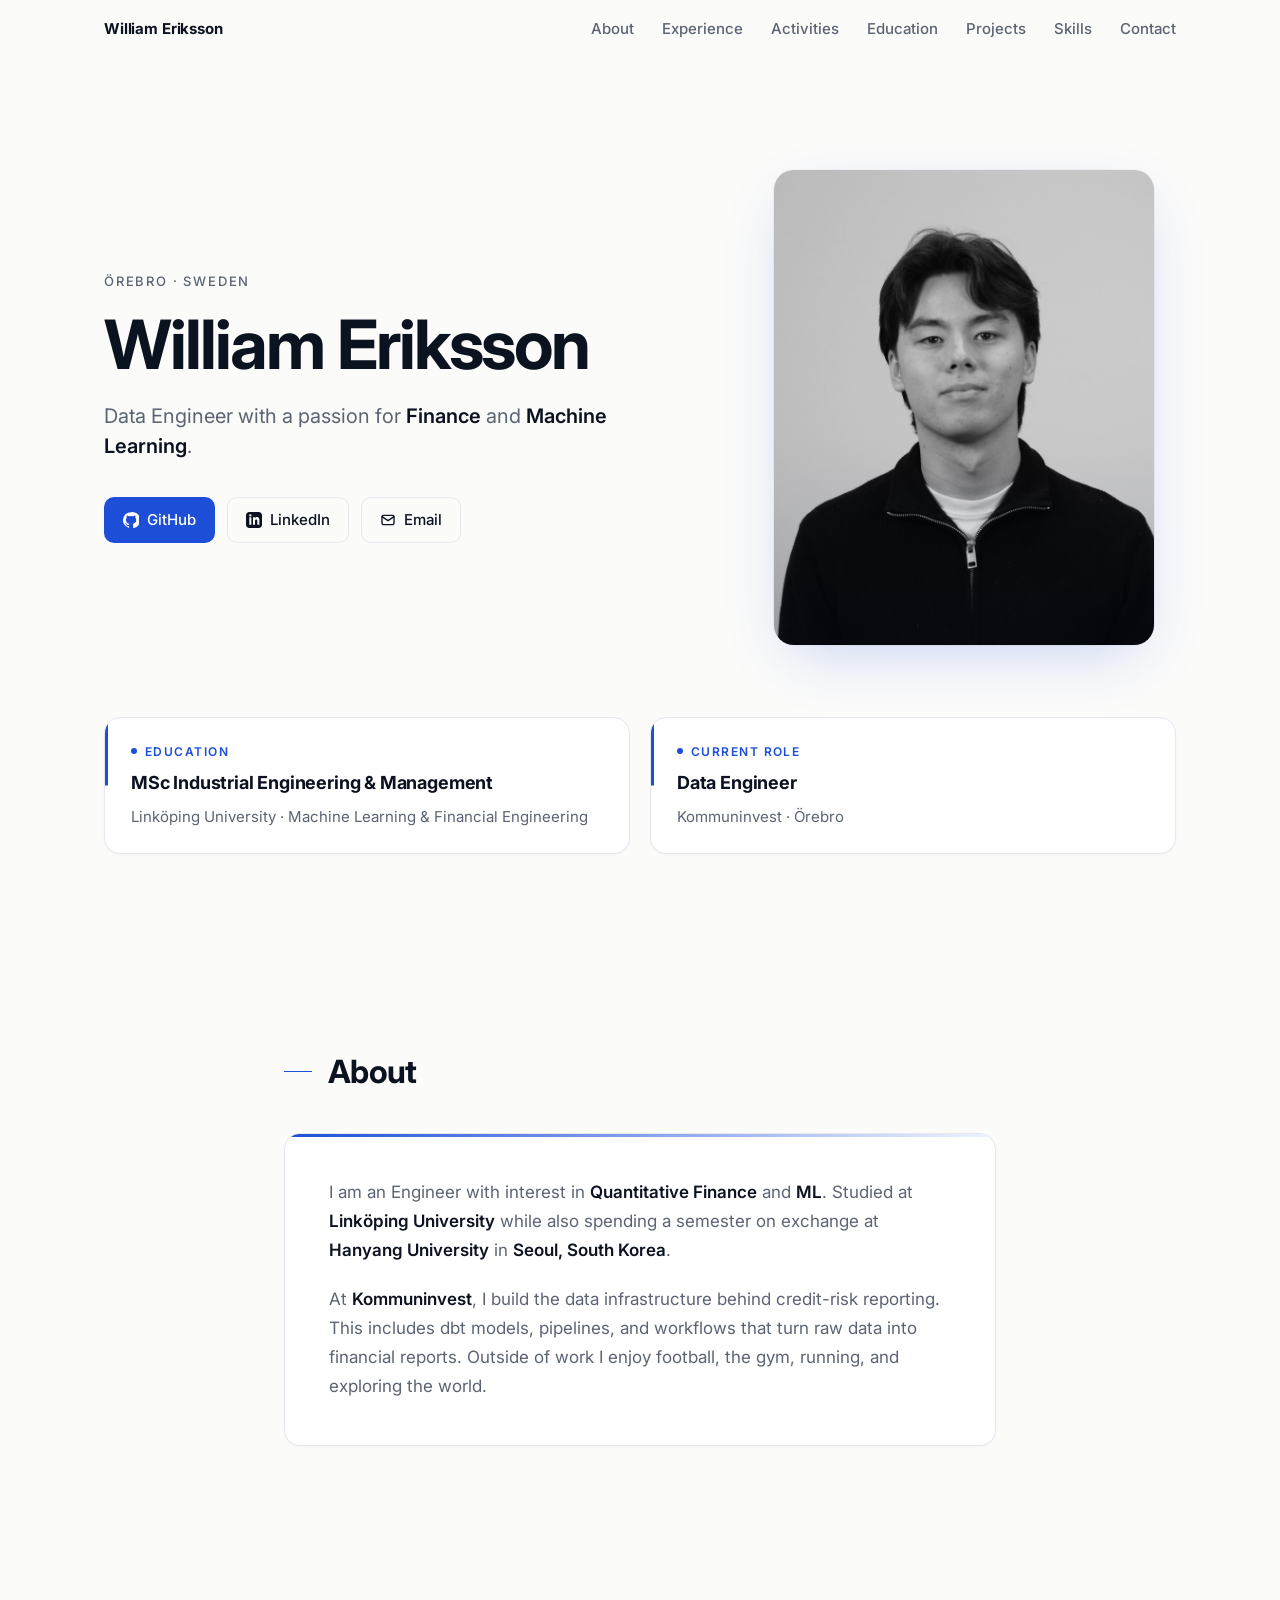
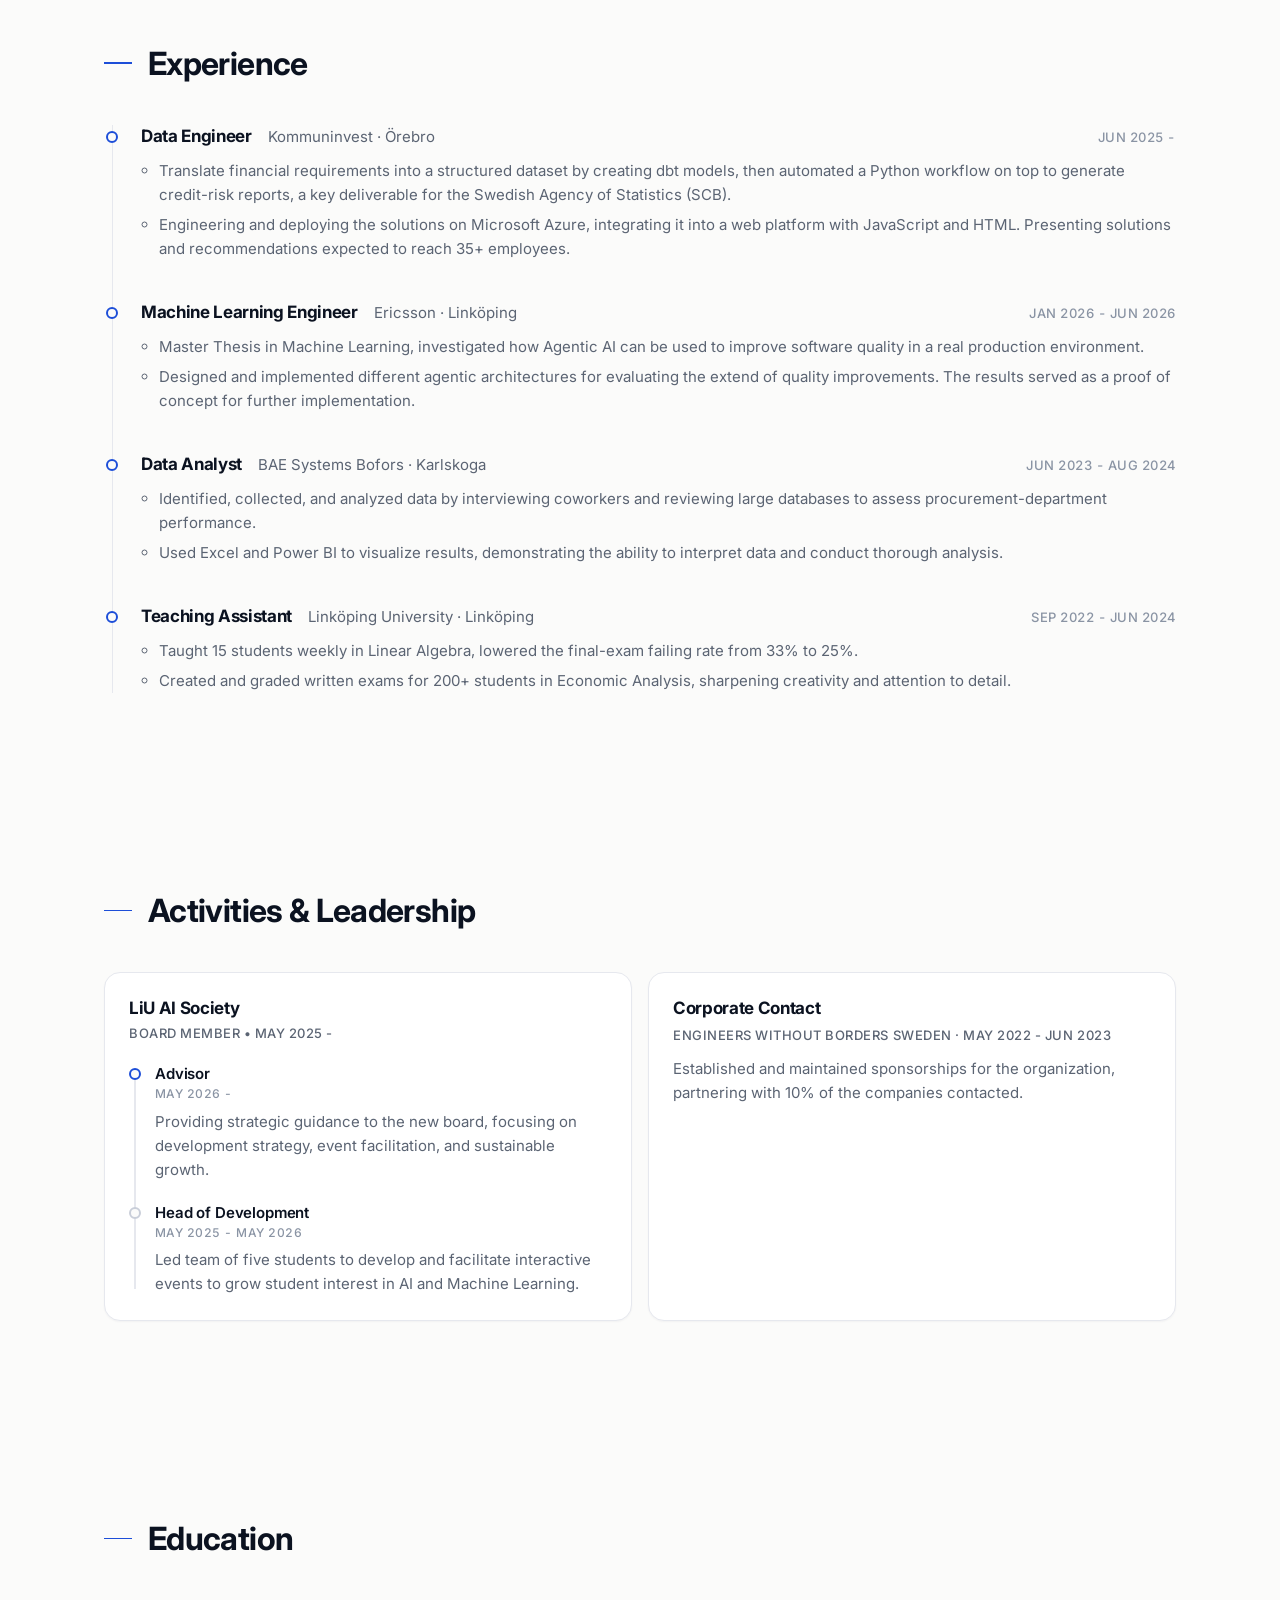
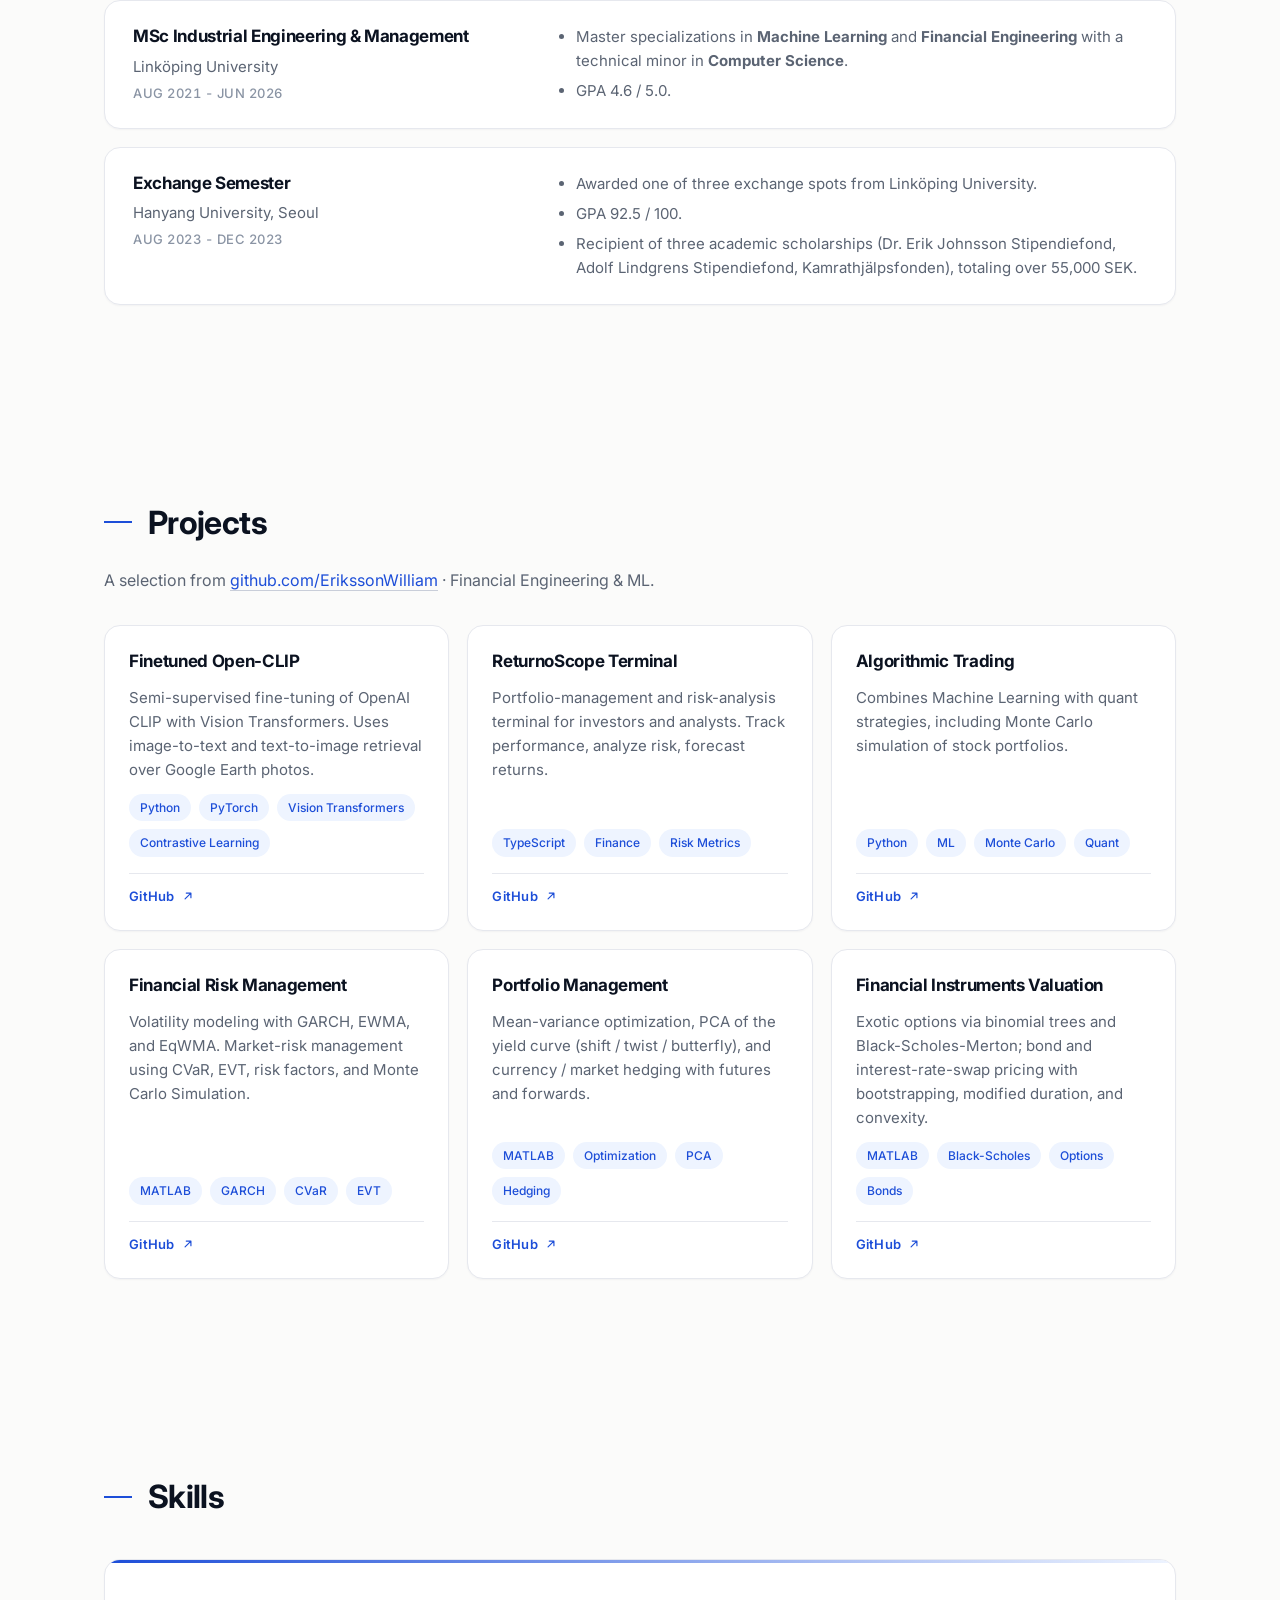
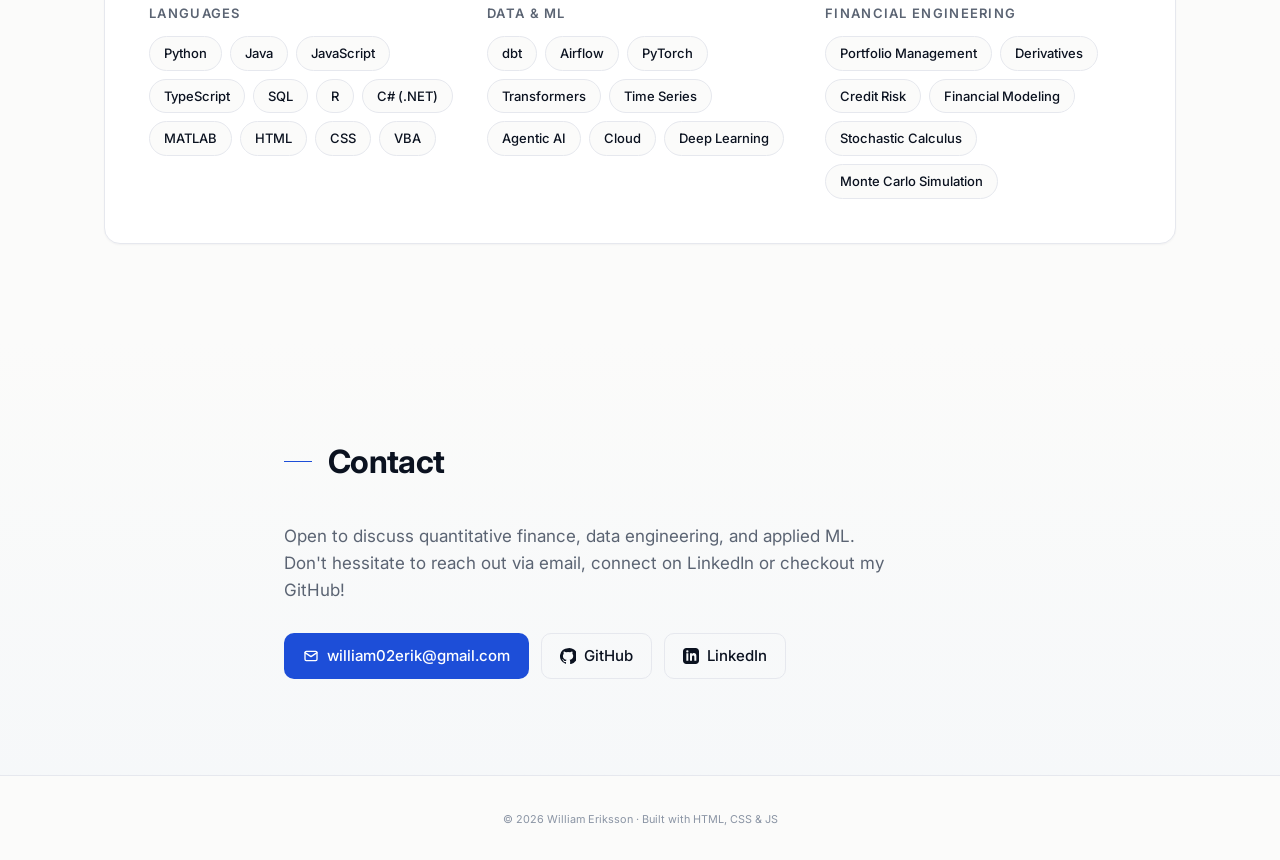
<file: index.html>
<!DOCTYPE html>
<html lang="en">
<head>
  <meta charset="UTF-8">
  <meta name="viewport" content="width=device-width, initial-scale=1">
  <title>William Eriksson · MSc Industrial Engineering & Management</title>
  <meta name="description" content="William Eriksson · MSc student at Linköping University specializing in Machine Learning & Financial Engineering.">
  <link rel="preconnect" href="https://fonts.googleapis.com">
  <link rel="preconnect" href="https://fonts.gstatic.com" crossorigin>
  <link href="https://fonts.googleapis.com/css2?family=Inter:wght@400;500;600;700&display=swap" rel="stylesheet">
  <link rel="stylesheet" href="styles.css">
</head>
<body>
  <a class="skip-link" href="#main">Skip to content</a>
  <div id="nav-sentinel" aria-hidden="true"></div>

  <header class="site-header">
    <nav class="nav-inner" aria-label="Primary">
      <a href="#hero" class="brand">William Eriksson</a>
      <button class="nav-toggle" aria-expanded="false" aria-controls="nav-menu" aria-label="Toggle navigation menu">
        <span></span><span></span><span></span>
      </button>
      <ul id="nav-menu" class="nav-menu">
        <li><a href="#about">About</a></li>
        <li><a href="#experience">Experience</a></li>
        <li><a href="#activities">Activities</a></li>
        <li><a href="#education">Education</a></li>
        <li><a href="#projects">Projects</a></li>
        <li><a href="#skills">Skills</a></li>
        <li><a href="#contact">Contact</a></li>
      </ul>
    </nav>
  </header>

  <main id="main">
    <section class="hero" id="hero">
      <div class="container">
        <div class="hero-grid">
          <div class="hero-content">
            <p class="eyebrow" data-reveal>Örebro · Sweden</p>
            <h1 data-reveal>William Eriksson</h1>
            <p class="tagline" data-reveal>
              Data Engineer with a passion for 
              <strong>Finance</strong> and <strong>Machine Learning</strong>.
            </p>
            <div class="hero-cta" data-reveal>
              <a href="https://github.com/ErikssonWilliam" class="btn btn-primary" target="_blank" rel="noopener noreferrer">
                <svg viewBox="0 0 24 24" fill="currentColor" aria-hidden="true"><path d="M12 .3a12 12 0 0 0-3.8 23.4c.6.1.8-.3.8-.6v-2c-3.3.7-4-1.6-4-1.6-.6-1.4-1.4-1.8-1.4-1.8-1.1-.7.1-.7.1-.7 1.2.1 1.9 1.2 1.9 1.2 1 1.8 2.8 1.3 3.5 1 .1-.8.4-1.3.8-1.6-2.7-.3-5.5-1.3-5.5-6 0-1.2.5-2.3 1.3-3.1-.2-.4-.6-1.6 0-3.2 0 0 1-.3 3.4 1.2a11.5 11.5 0 0 1 6 0c2.3-1.5 3.3-1.2 3.3-1.2.7 1.6.2 2.8.1 3.2.8.8 1.3 1.9 1.3 3.1 0 4.6-2.8 5.7-5.5 6 .5.4.9 1.2.9 2.4v3.5c0 .3.2.7.8.6A12 12 0 0 0 12 .3"/></svg>
                GitHub
              </a>
              <a href="https://www.linkedin.com/in/william-eriksson-01691a193/" class="btn btn-ghost" target="_blank" rel="noopener noreferrer">
                <svg viewBox="0 0 24 24" fill="currentColor" aria-hidden="true"><path d="M19 0H5C2.2 0 0 2.2 0 5v14c0 2.8 2.2 5 5 5h14c2.8 0 5-2.2 5-5V5c0-2.8-2.2-5-5-5zM8 19H5V8h3v11zM6.5 6.7a1.7 1.7 0 1 1 0-3.5 1.7 1.7 0 0 1 0 3.5zM20 19h-3v-5.5c0-1.4-.6-2.2-1.7-2.2-1.2 0-1.8.8-1.8 2.2V19h-3V8h2.9v1.3c.6-1 1.7-1.7 3.1-1.7 2.2 0 3.5 1.4 3.5 4.1V19z"/></svg>
                LinkedIn
              </a>
              <a href="mailto:william02erik@gmail.com" class="btn btn-ghost">
                <svg viewBox="0 0 24 24" fill="none" stroke="currentColor" stroke-width="2" stroke-linecap="round" stroke-linejoin="round" aria-hidden="true"><rect x="3" y="5" width="18" height="14" rx="2"/><path d="M3 7l9 6 9-6"/></svg>
                Email
              </a>
            </div>
          </div>
          <div class="hero-portrait" data-reveal>
            <img src="SvartVitCVBild.jpg" alt="Portrait of William Eriksson" width="800" height="1000">
          </div>
        </div>

        <div class="credentials">
          <article class="credential-card" data-reveal>
            <span class="cred-tag">Education</span>
            <h3>MSc Industrial Engineering &amp; Management</h3>
            <p class="cred-meta">Linköping University · Machine Learning &amp; Financial Engineering</p>
          </article>
          <article class="credential-card" data-reveal>
            <span class="cred-tag">Current role</span>
            <h3>Data Engineer</h3>
            <p class="cred-meta">Kommuninvest · Örebro</p>
          </article>
        </div>
      </div>
    </section>

    <section id="about" aria-labelledby="about-h">
      <div class="container narrow">
        <h2 id="about-h" data-reveal>About</h2>
        <div class="section-card" data-reveal>
          <p class="about-lead">
            I am an Engineer with interest in <strong>Quantitative Finance</strong> and <strong>ML</strong>. Studied at <strong>Linköping University</strong> while also spending a semester on exchange at <strong>Hanyang University</strong> in <strong>Seoul, South Korea</strong>.
          </p>
          <p class="about-tagline">
            At <strong>Kommuninvest</strong>, I build the data infrastructure behind credit-risk reporting. This includes dbt models, pipelines, and workflows that turn raw data into financial reports. Outside of work I enjoy football, the gym, running, and exploring the world.
          </p>
        </div>
      </div>
    </section>

    <section id="experience" aria-labelledby="experience-h">
      <div class="container">
        <h2 id="experience-h" data-reveal>Experience</h2>
        <ol class="timeline">
          <li class="timeline-item" data-reveal>
            <div class="timeline-dot"></div>
            <div class="timeline-content">
              <div class="timeline-meta">
                <h3>Data Engineer</h3>
                <span class="org">Kommuninvest · Örebro</span>
                <span class="dates">Jun 2025 - </span>
              </div>
              <ul>
                <li>Translate financial requirements into a structured dataset by creating dbt models, then automated a Python workflow on top to generate credit-risk reports, a key deliverable for the Swedish Agency of Statistics (SCB).</li>
                <li>Engineering and deploying the solutions on Microsoft Azure, integrating it into a web platform with JavaScript and HTML. Presenting solutions and recommendations expected to reach 35+ employees.</li>
              </ul>
            </div>
          </li>
          <li class="timeline-item" data-reveal>
            <div class="timeline-dot"></div>
            <div class="timeline-content">
              <div class="timeline-meta">
                <h3>Machine Learning Engineer</h3>
                <span class="org">Ericsson · Linköping</span>
                <span class="dates">Jan 2026 - Jun 2026</span>
              </div>
              <ul>
                <li>Master Thesis in Machine Learning, investigated how Agentic AI can be used to improve software quality in a real production environment.</li>
                <li>Designed and implemented different agentic architectures for evaluating the extend of quality improvements. The results served as a proof of concept for further implementation.</li>
              </ul>
            </div>
          </li>
          <li class="timeline-item" data-reveal>
            <div class="timeline-dot"></div>
            <div class="timeline-content">
              <div class="timeline-meta">
                <h3>Data Analyst</h3>
                <span class="org">BAE Systems Bofors · Karlskoga</span>
                <span class="dates">Jun 2023 - Aug 2024</span>
              </div>
              <ul>
                <li>Identified, collected, and analyzed data by interviewing coworkers and reviewing large databases to assess procurement-department performance.</li>
                <li>Used Excel and Power BI to visualize results, demonstrating the ability to interpret data and conduct thorough analysis.</li>
              </ul>
            </div>
          </li>
          <li class="timeline-item" data-reveal>
            <div class="timeline-dot"></div>
            <div class="timeline-content">
              <div class="timeline-meta">
                <h3>Teaching Assistant</h3>
                <span class="org">Linköping University · Linköping</span>
                <span class="dates">Sep 2022 - Jun 2024</span>
              </div>
              <ul>
                <li>Taught 15 students weekly in Linear Algebra, lowered the final-exam failing rate from 33% to 25%.</li>
                <li>Created and graded written exams for 200+ students in Economic Analysis, sharpening creativity and attention to detail.</li>
              </ul>
            </div>
          </li>
        </ol>
      </div>
    </section>

    <section id="activities" aria-labelledby="activities-h">
      <div class="container">
        <h2 id="activities-h" data-reveal>Activities &amp; Leadership</h2>
        <div class="activities-grid">
          <article class="activity-card progression" data-reveal>
            <!-- Main organization and overall duration -->
            <header class="org-header">
              <h3>LiU AI Society</h3>
              <p class="org-meta">Board Member &bull; May 2025 - </p>
            </header>

            <div class="role-timeline">
              
              <!-- Newest Role (Current) -->
              <div class="role-entry active">
                <div class="timeline-marker"></div>
                <div class="role-content">
                  <h4>Advisor</h4>
                  <span class="role-dates">May 2026 - </span>
                  <p>Providing strategic guidance to the new board, focusing on development strategy, event facilitation, and sustainable growth.</p>
                </div>
              </div>

              <!-- Oldest Role (Past) -->
              <div class="role-entry past">
                <div class="timeline-marker"></div>
                <div class="role-content">
                  <h4>Head of Development</h4>
                  <span class="role-dates">May 2025 - May 2026</span>
                  <p>Led team of five students to develop and facilitate interactive events to grow student interest in AI and Machine Learning.</p>
                </div>
              </div>
              
            </div>
          </article>
          <article class="activity-card" data-reveal>
            <h3>Corporate Contact</h3>
            <p class="meta">Engineers Without Borders Sweden · May 2022 - Jun 2023</p>
            <p>Established and maintained sponsorships for the organization, partnering with 10% of the companies contacted.</p>
          </article>
        </div>
      </div>
    </section>

    <section id="education" aria-labelledby="education-h">
      <div class="container">
        <h2 id="education-h" data-reveal>Education</h2>
        <div class="education-list">
          <article class="education-item" data-reveal>
            <div class="edu-meta">
              <h3>MSc Industrial Engineering &amp; Management</h3>
              <p class="org">Linköping University</p>
              <p class="dates">Aug 2021 - Jun 2026</p>
            </div>
            <ul class="edu-detail">
              <li>Master specializations in <strong>Machine Learning</strong> and <strong>Financial Engineering</strong> with a technical minor in <strong>Computer Science</strong>.</li>
              <li>GPA 4.6 / 5.0.</li>
            </ul>
          </article>
          <article class="education-item" data-reveal>
            <div class="edu-meta">
              <h3>Exchange Semester</h3>
              <p class="org">Hanyang University, Seoul</p>
              <p class="dates">Aug 2023 - Dec 2023</p>
            </div>
            <ul class="edu-detail">
              <li>Awarded one of three exchange spots from Linköping University.</li>
              <li>GPA 92.5 / 100.</li>
              <li>Recipient of three academic scholarships (Dr. Erik Johnsson Stipendiefond, Adolf Lindgrens Stipendiefond, Kamrathjälpsfonden), totaling over 55,000 SEK.</li>
            </ul>
          </article>
        </div>
      </div>
    </section>

    <section id="projects" aria-labelledby="projects-h">
      <div class="container">
        <h2 id="projects-h" data-reveal>Projects</h2>
        <p class="section-intro" data-reveal>
          A selection from <a href="https://github.com/ErikssonWilliam" target="_blank" rel="noopener noreferrer">github.com/ErikssonWilliam</a> · Financial Engineering & ML.
        </p>
        <div class="projects-grid">

          <article class="project-card" data-reveal>
            <h3>Finetuned Open-CLIP</h3>
            <p class="desc">Semi-supervised fine-tuning of OpenAI CLIP with Vision Transformers. Uses image-to-text and text-to-image retrieval over Google Earth photos.</p>
            <div class="pills compact">
              <span>Python</span><span>PyTorch</span><span>Vision Transformers</span><span>Contrastive Learning</span>
            </div>
            <div class="card-links">
              <a href="https://github.com/ErikssonWilliam/Finetuned-Open-CLIP" target="_blank" rel="noopener noreferrer">GitHub
                <svg viewBox="0 0 24 24" fill="none" stroke="currentColor" stroke-width="2" stroke-linecap="round" stroke-linejoin="round" aria-hidden="true"><path d="M7 17L17 7M9 7h8v8"/></svg>
              </a>
            </div>
          </article>

          <article class="project-card" data-reveal>
            <h3>ReturnoScope Terminal</h3>
            <p class="desc">Portfolio-management and risk-analysis terminal for investors and analysts. Track performance, analyze risk, forecast returns.</p>
            <div class="pills compact">
              <span>TypeScript</span><span>Finance</span><span>Risk Metrics</span>
            </div>
            <div class="card-links">
              <a href="https://github.com/ErikssonWilliam/returno-scope-terminal" target="_blank" rel="noopener noreferrer">GitHub
                <svg viewBox="0 0 24 24" fill="none" stroke="currentColor" stroke-width="2" stroke-linecap="round" stroke-linejoin="round" aria-hidden="true"><path d="M7 17L17 7M9 7h8v8"/></svg>
              </a>
            </div>
          </article>

          <article class="project-card" data-reveal>
            <h3>Algorithmic Trading</h3>
            <p class="desc">Combines Machine Learning with quant strategies, including Monte Carlo simulation of stock portfolios.</p>
            <div class="pills compact">
              <span>Python</span><span>ML</span><span>Monte Carlo</span><span>Quant</span>
            </div>
            <div class="card-links">
              <a href="https://github.com/ErikssonWilliam/Algorithmic_Trading" target="_blank" rel="noopener noreferrer">GitHub
                <svg viewBox="0 0 24 24" fill="none" stroke="currentColor" stroke-width="2" stroke-linecap="round" stroke-linejoin="round" aria-hidden="true"><path d="M7 17L17 7M9 7h8v8"/></svg>
              </a>
            </div>
          </article>

          <article class="project-card" data-reveal>
            <h3>Financial Risk Management</h3>
            <p class="desc">Volatility modeling with GARCH, EWMA, and EqWMA. Market-risk management using CVaR, EVT, risk factors, and Monte Carlo Simulation.</p>
            <div class="pills compact">
              <span>MATLAB</span><span>GARCH</span><span>CVaR</span><span>EVT</span>
            </div>
            <div class="card-links">
              <a href="https://github.com/ErikssonWilliam/Financial-Risk-Management" target="_blank" rel="noopener noreferrer">GitHub
                <svg viewBox="0 0 24 24" fill="none" stroke="currentColor" stroke-width="2" stroke-linecap="round" stroke-linejoin="round" aria-hidden="true"><path d="M7 17L17 7M9 7h8v8"/></svg>
              </a>
            </div>
          </article>

          <article class="project-card" data-reveal>
            <h3>Portfolio Management</h3>
            <p class="desc">Mean-variance optimization, PCA of the yield curve (shift / twist / butterfly), and currency / market hedging with futures and forwards.</p>
            <div class="pills compact">
              <span>MATLAB</span><span>Optimization</span><span>PCA</span><span>Hedging</span>
            </div>
            <div class="card-links">
              <a href="https://github.com/ErikssonWilliam/Portfolio-Management" target="_blank" rel="noopener noreferrer">GitHub
                <svg viewBox="0 0 24 24" fill="none" stroke="currentColor" stroke-width="2" stroke-linecap="round" stroke-linejoin="round" aria-hidden="true"><path d="M7 17L17 7M9 7h8v8"/></svg>
              </a>
            </div>
          </article>

          <article class="project-card" data-reveal>
            <h3>Financial Instruments Valuation</h3>
            <p class="desc">Exotic options via binomial trees and Black-Scholes-Merton; bond and interest-rate-swap pricing with bootstrapping, modified duration, and convexity.</p>
            <div class="pills compact">
              <span>MATLAB</span><span>Black-Scholes</span><span>Options</span><span>Bonds</span>
            </div>
            <div class="card-links">
              <a href="https://github.com/ErikssonWilliam/Financial-Instruments-Valuation" target="_blank" rel="noopener noreferrer">GitHub
                <svg viewBox="0 0 24 24" fill="none" stroke="currentColor" stroke-width="2" stroke-linecap="round" stroke-linejoin="round" aria-hidden="true"><path d="M7 17L17 7M9 7h8v8"/></svg>
              </a>
            </div>
          </article>

        </div>
      </div>
    </section>

    
    <section id="skills" aria-labelledby="skills-h">
      <div class="container">
        <h2 id="skills-h" data-reveal>Skills</h2>
        <div class="section-card" data-reveal>
          <div class="skills-groups">
            <div class="skill-group">
              <h3>Languages</h3>
              <div class="pills">
                <span>Python</span><span>Java</span><span>JavaScript</span><span>TypeScript</span><span>SQL</span><span>R</span><span>C# (.NET)</span><span>MATLAB</span><span>HTML</span><span>CSS</span><span>VBA</span>
              </div>
            </div>
            <div class="skill-group">
              <h3>Data &amp; ML</h3>
              <div class="pills">
                <span>dbt</span><span>Airflow</span><span>PyTorch</span><span>Transformers</span><span>Time Series</span>
                <span>Agentic AI</span>
                <span>Cloud</span>
                <span>Deep Learning</span>
              </div>
            </div>
            <div class="skill-group">
              <h3>Financial Engineering</h3>
              <div class="pills">
                <span>Portfolio Management</span><span>Derivatives</span><span>Credit Risk</span><span>Financial Modeling</span><span>Stochastic Calculus</span><span>Monte Carlo Simulation</span>
              </div>
            </div>
          </div>
        </div>
      </div>
    </section>

    <section id="contact" aria-labelledby="contact-h">
      <div class="container narrow">
        <h2 id="contact-h" data-reveal>Contact</h2>
        <p class="contact-text" data-reveal>
          Open to discuss quantitative finance, data engineering, and applied ML. Don't hessitate to reach out via email, connect on LinkedIn or checkout my GitHub! 
        </p>
        <div class="contact-cta" data-reveal>
          <a href="mailto:william02erik@gmail.com" class="btn btn-primary">
            <svg viewBox="0 0 24 24" fill="none" stroke="currentColor" stroke-width="2" stroke-linecap="round" stroke-linejoin="round" aria-hidden="true"><rect x="3" y="5" width="18" height="14" rx="2"/><path d="M3 7l9 6 9-6"/></svg>
            william02erik@gmail.com
          </a>
          <a href="https://github.com/ErikssonWilliam" class="btn btn-ghost" target="_blank" rel="noopener noreferrer">
            <svg viewBox="0 0 24 24" fill="currentColor" aria-hidden="true"><path d="M12 .3a12 12 0 0 0-3.8 23.4c.6.1.8-.3.8-.6v-2c-3.3.7-4-1.6-4-1.6-.6-1.4-1.4-1.8-1.4-1.8-1.1-.7.1-.7.1-.7 1.2.1 1.9 1.2 1.9 1.2 1 1.8 2.8 1.3 3.5 1 .1-.8.4-1.3.8-1.6-2.7-.3-5.5-1.3-5.5-6 0-1.2.5-2.3 1.3-3.1-.2-.4-.6-1.6 0-3.2 0 0 1-.3 3.4 1.2a11.5 11.5 0 0 1 6 0c2.3-1.5 3.3-1.2 3.3-1.2.7 1.6.2 2.8.1 3.2.8.8 1.3 1.9 1.3 3.1 0 4.6-2.8 5.7-5.5 6 .5.4.9 1.2.9 2.4v3.5c0 .3.2.7.8.6A12 12 0 0 0 12 .3"/></svg>
            GitHub
          </a>
          <a href="https://www.linkedin.com/in/william-eriksson-01691a193/" class="btn btn-ghost" target="_blank" rel="noopener noreferrer">
            <svg viewBox="0 0 24 24" fill="currentColor" aria-hidden="true"><path d="M19 0H5C2.2 0 0 2.2 0 5v14c0 2.8 2.2 5 5 5h14c2.8 0 5-2.2 5-5V5c0-2.8-2.2-5-5-5zM8 19H5V8h3v11zM6.5 6.7a1.7 1.7 0 1 1 0-3.5 1.7 1.7 0 0 1 0 3.5zM20 19h-3v-5.5c0-1.4-.6-2.2-1.7-2.2-1.2 0-1.8.8-1.8 2.2V19h-3V8h2.9v1.3c.6-1 1.7-1.7 3.1-1.7 2.2 0 3.5 1.4 3.5 4.1V19z"/></svg>
            LinkedIn
          </a>
        </div>
      </div>
    </section>
  </main>

  <footer>
    <div class="container">
      <small>© <span id="year"></span> William Eriksson · Built with HTML, CSS &amp; JS</small>
    </div>
  </footer>

  <script>
    (function () {
      var navToggle = document.querySelector('.nav-toggle');
      var navMenu = document.getElementById('nav-menu');

      navToggle.addEventListener('click', function () {
        var expanded = navToggle.getAttribute('aria-expanded') === 'true';
        navToggle.setAttribute('aria-expanded', String(!expanded));
        navMenu.classList.toggle('open', !expanded);
      });

      navMenu.querySelectorAll('a').forEach(function (a) {
        a.addEventListener('click', function () {
          navToggle.setAttribute('aria-expanded', 'false');
          navMenu.classList.remove('open');
        });
      });

      var header = document.querySelector('.site-header');
      var sentinel = document.getElementById('nav-sentinel');
      if ('IntersectionObserver' in window) {
        new IntersectionObserver(function (entries) {
          header.classList.toggle('scrolled', !entries[0].isIntersecting);
        }, { threshold: 0 }).observe(sentinel);
      }

      var sections = document.querySelectorAll('main section[id]');
      var navLinks = navMenu.querySelectorAll('a');
      var linkMap = {};
      navLinks.forEach(function (a) {
        linkMap[a.getAttribute('href').slice(1)] = a;
      });
      if ('IntersectionObserver' in window) {
        var activeObserver = new IntersectionObserver(function (entries) {
          entries.forEach(function (e) {
            if (e.isIntersecting) {
              navLinks.forEach(function (l) { l.classList.remove('active'); });
              var link = linkMap[e.target.id];
              if (link) link.classList.add('active');
            }
          });
        }, { rootMargin: '-40% 0px -55% 0px', threshold: 0 });
        sections.forEach(function (s) { activeObserver.observe(s); });

        var revealObserver = new IntersectionObserver(function (entries) {
          entries.forEach(function (e) {
            if (e.isIntersecting) {
              e.target.classList.add('in-view');
              revealObserver.unobserve(e.target);
            }
          });
        }, { threshold: 0.08, rootMargin: '0px 0px -40px 0px' });
        document.querySelectorAll('[data-reveal]').forEach(function (el) {
          revealObserver.observe(el);
        });
      } else {
        document.querySelectorAll('[data-reveal]').forEach(function (el) {
          el.classList.add('in-view');
        });
      }

      document.querySelectorAll('a[href^="#"]').forEach(function (a) {
        a.addEventListener('click', function (e) {
          var id = a.getAttribute('href').slice(1);
          if (!id) return;
          var target = document.getElementById(id);
          if (!target) return;
          e.preventDefault();
          target.scrollIntoView({ behavior: 'smooth', block: 'start' });
        });
      });

      var yearEl = document.getElementById('year');
      if (yearEl) yearEl.textContent = new Date().getFullYear();
    })();
  </script>
</body>
</html>
</file>
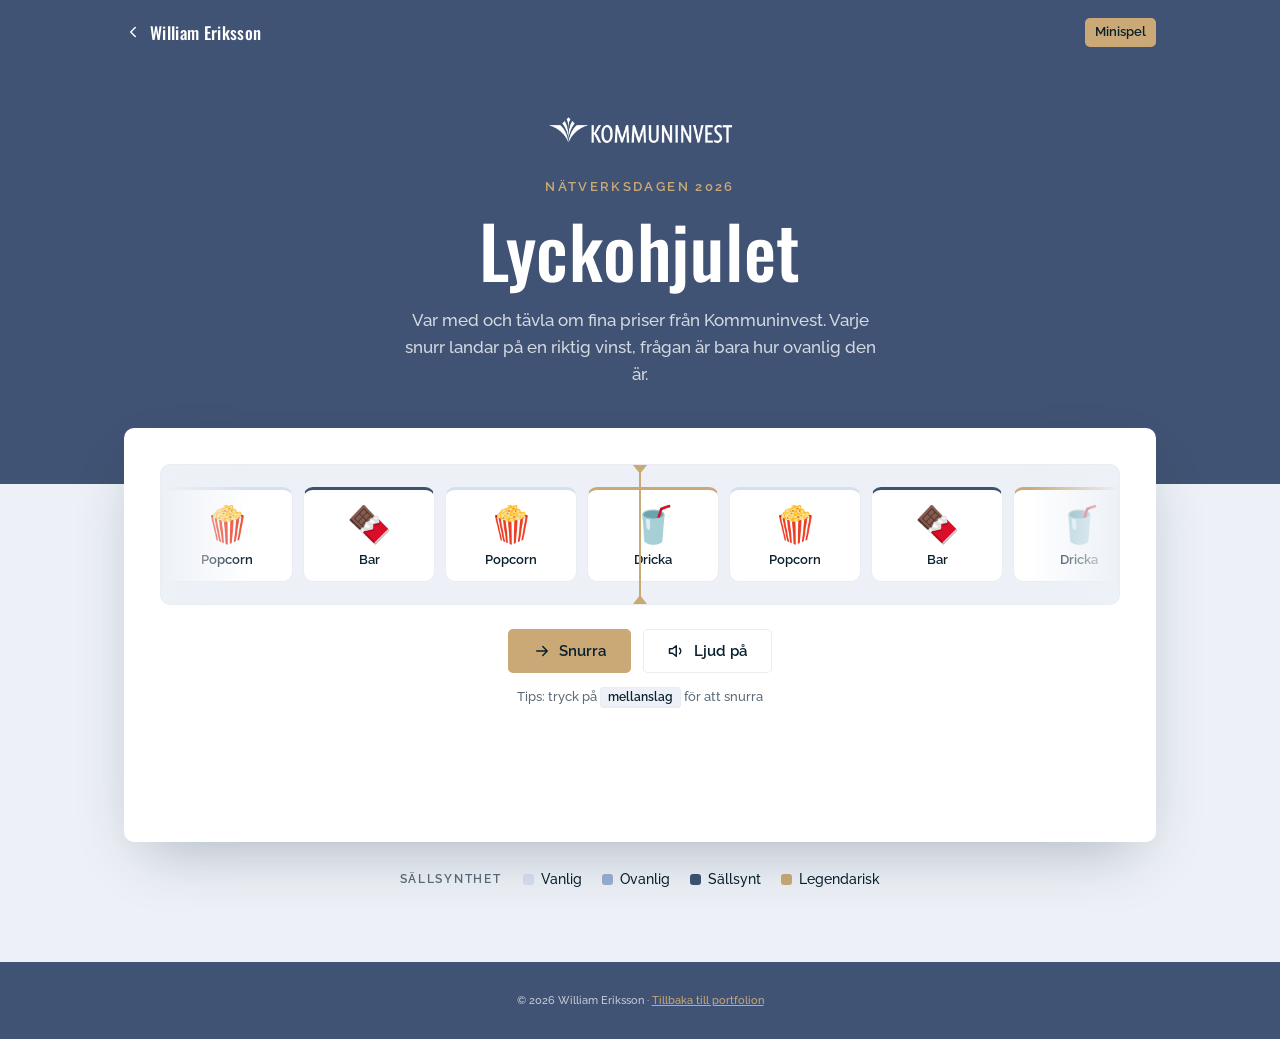
<file: mini_game/index.html>
<!DOCTYPE html>
<html lang="sv">
<head>
  <meta charset="UTF-8">
  <meta name="viewport" content="width=device-width, initial-scale=1">
  <title>Lyckohjulet · Nätverksdagen 2026</title>
  <meta name="description" content="Ett minispel till Nätverksdagen 2026. Snurra och vinn Red Bull, godis och annat smått och gott.">
  <link rel="preconnect" href="https://fonts.googleapis.com">
  <link rel="preconnect" href="https://fonts.gstatic.com" crossorigin>
  <link href="https://fonts.googleapis.com/css2?family=Oswald:wght@400;500;600&family=Raleway:wght@400;500;600;700&display=swap" rel="stylesheet">
  <!-- Root-absolute, not relative: Vercel serves this page at BOTH /mini_game
       and /mini_game/ with no redirect between them. A relative href resolves
       to /mini_game.css (404) on the no-slash URL. -->
  <link rel="stylesheet" href="/mini_game/mini_game.css">
</head>
<body>
  <a class="skip-link" href="#game">Hoppa till spelet</a>

  <header class="game-header">
    <div class="wrap header-inner">
      <a href="/" class="back-link">
        <svg viewBox="0 0 24 24" fill="none" stroke="currentColor" stroke-width="2" stroke-linecap="round" stroke-linejoin="round" aria-hidden="true"><path d="M15 18l-6-6 6-6"/></svg>
        William Eriksson
      </a>
      <span class="header-tag">Minispel</span>
    </div>
  </header>

  <main>
    <section class="hero">
      <div class="wrap">
        <!-- If the file is ever missing the block removes itself, so the page
             never shows a broken-image icon. -->
        <p class="hero-logo">
          <img src="/mini_game/Kommuninvest_logo.png" alt="Kommuninvest"
               width="334" height="69" onerror="this.parentNode.remove()">
        </p>
        <p class="eyebrow">Nätverksdagen 2026</p>
        <h1>Lyckohjulet</h1>
        <p class="lede">
          Var med och tävla om fina priser från Kommuninvest. Varje snurr landar på en riktig
          vinst, frågan är bara hur ovanlig den är.
        </p>
      </div>
    </section>

    <section id="game" class="game">
      <div class="wrap">
        <div class="case">
          <div class="reel-frame">
            <div class="reel-viewport" id="viewport">
              <div class="reel-strip" id="strip"></div>
            </div>
            <div class="reel-marker" aria-hidden="true"></div>
            <div class="reel-fade reel-fade-l" aria-hidden="true"></div>
            <div class="reel-fade reel-fade-r" aria-hidden="true"></div>
          </div>

          <div class="controls">
            <button type="button" id="spin" class="btn btn-primary">
              <svg viewBox="0 0 24 24" fill="none" stroke="currentColor" stroke-width="2" stroke-linecap="round" stroke-linejoin="round" aria-hidden="true"><path d="M5 12h14M13 6l6 6-6 6"/></svg>
              <span id="spin-label">Snurra</span>
            </button>
            <button type="button" id="sound" class="btn btn-ghost" aria-pressed="true">
              <svg viewBox="0 0 24 24" fill="none" stroke="currentColor" stroke-width="2" stroke-linecap="round" stroke-linejoin="round" aria-hidden="true"><path d="M11 5L6 9H2v6h4l5 4V5z"/><path d="M15.5 8.5a5 5 0 0 1 0 7"/></svg>
              <span id="sound-label">Ljud på</span>
            </button>
          </div>

          <p class="hint">Tips: tryck på <kbd>mellanslag</kbd> för att snurra</p>

          <!-- Live region: the spin result is announced for screen readers -->
          <div class="result" id="result" role="status" aria-live="polite"></div>
        </div>

        <div class="legend">
          <span class="legend-title">Sällsynthet</span>
          <ul class="legend-list">
            <li><i class="swatch t-common"></i>Vanlig</li>
            <li><i class="swatch t-uncommon"></i>Ovanlig</li>
            <li><i class="swatch t-rare"></i>Sällsynt</li>
            <li><i class="swatch t-legendary"></i>Legendarisk</li>
          </ul>
        </div>
      </div>
    </section>

    <section class="haul" id="haul-section" hidden>
      <div class="wrap">
        <div class="haul-head">
          <h2>Dina vinster</h2>
          <button type="button" id="reset" class="link-btn">Rensa</button>
        </div>
        <ul class="haul-list" id="haul"></ul>
      </div>
    </section>
  </main>

  <footer class="game-footer">
    <div class="wrap">
      <small>&copy; <span id="year"></span> William Eriksson &middot; <a href="/">Tillbaka till portfolion</a></small>
    </div>
  </footer>

  <script src="/mini_game/mini_game.js"></script>
</body>
</html>
</file>
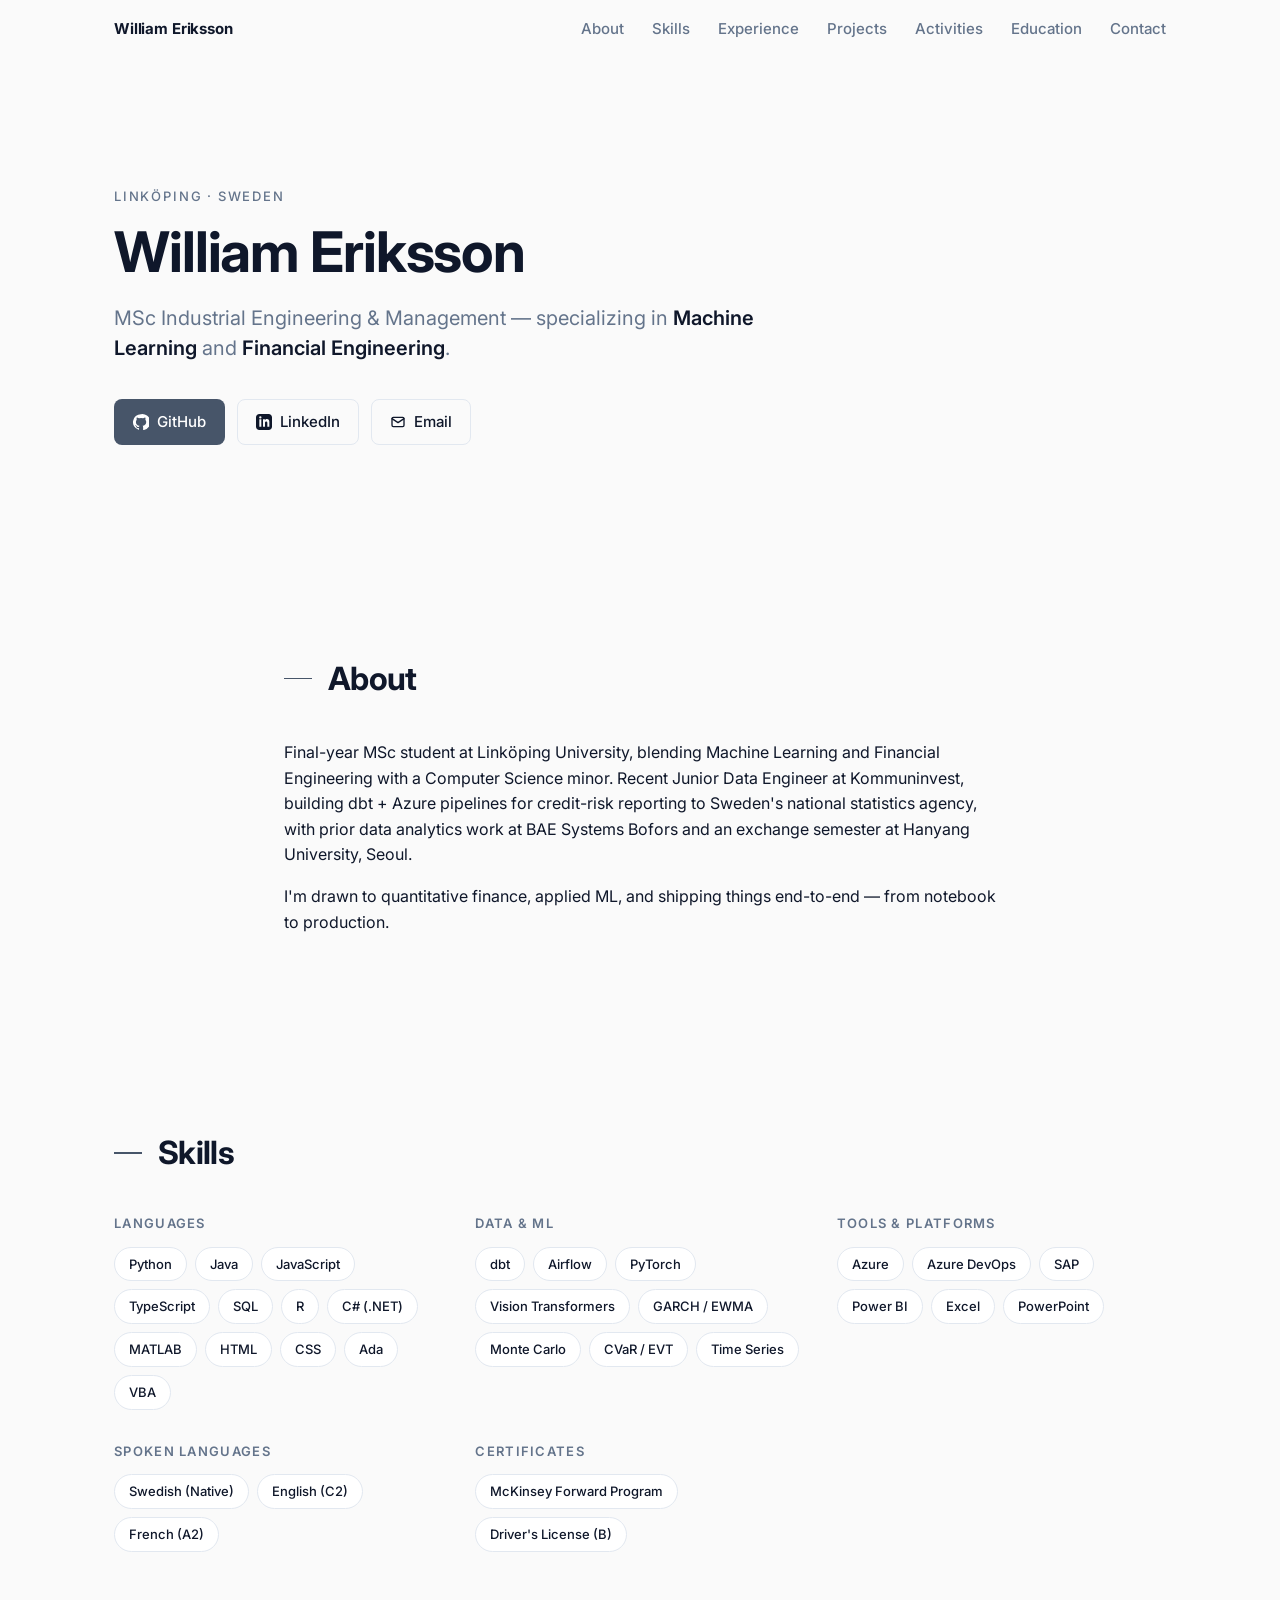
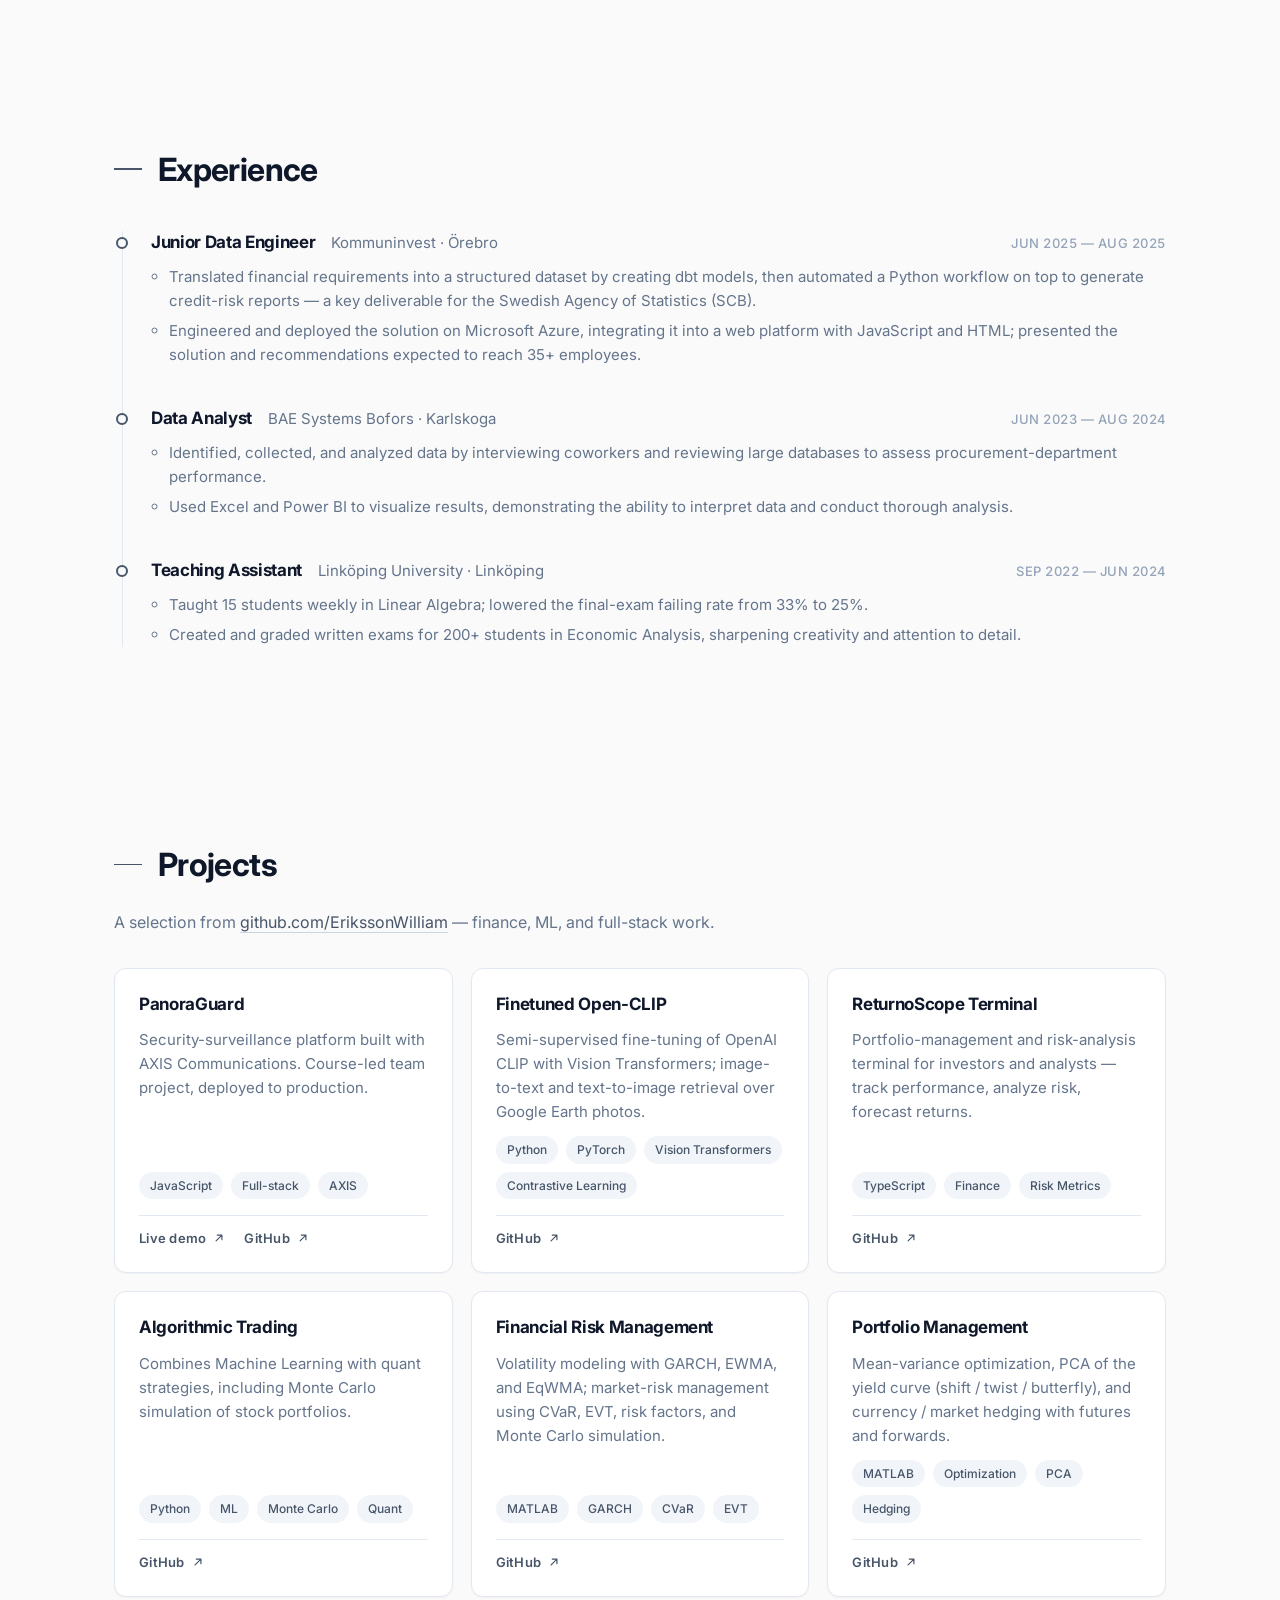
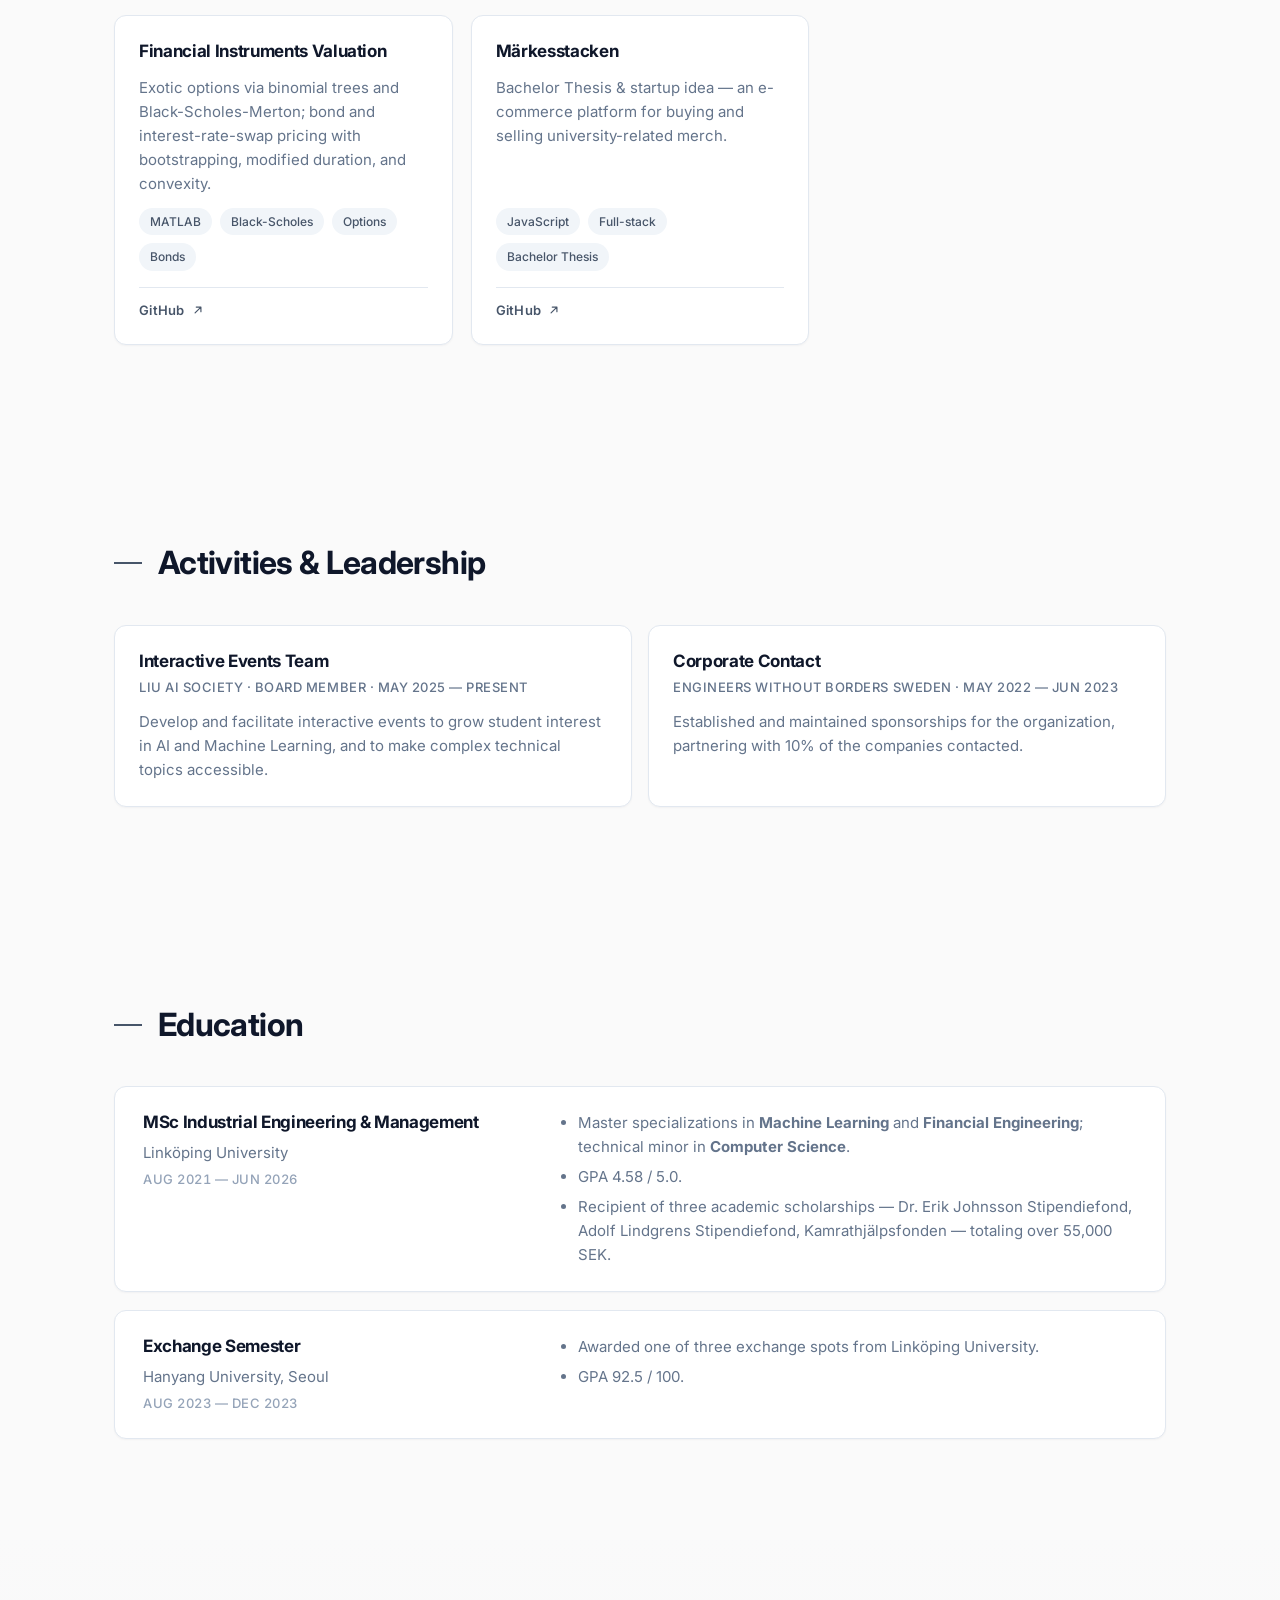
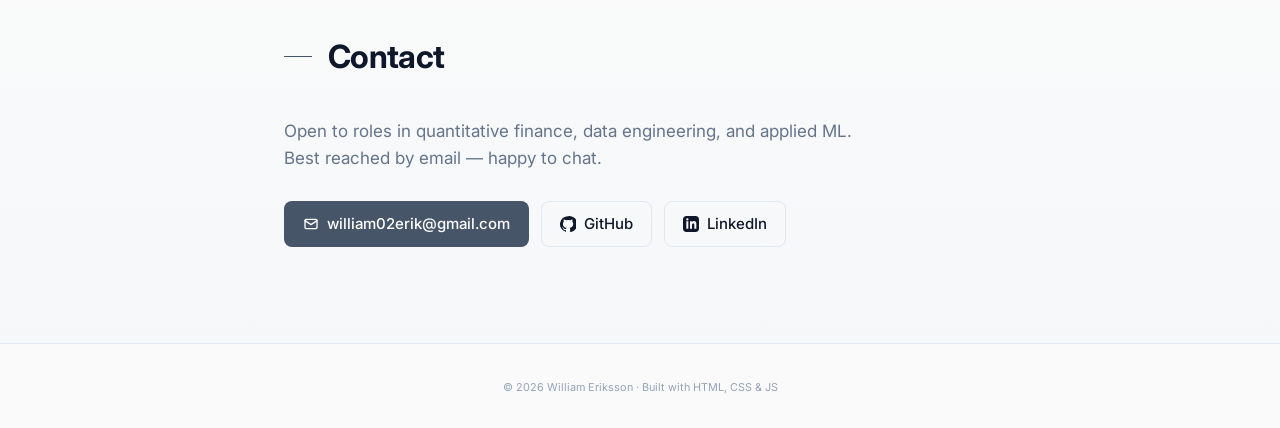
<file: resume.html>
<!DOCTYPE html>
<html lang="en">
<head>
  <meta charset="UTF-8">
  <meta name="viewport" content="width=device-width, initial-scale=1">
  <title>William Eriksson — MSc Industrial Engineering & Management</title>
  <meta name="description" content="William Eriksson — MSc student at Linköping University specializing in Machine Learning & Financial Engineering.">
  <link rel="preconnect" href="https://fonts.googleapis.com">
  <link rel="preconnect" href="https://fonts.gstatic.com" crossorigin>
  <link href="https://fonts.googleapis.com/css2?family=Inter:wght@400;500;600;700&display=swap" rel="stylesheet">
  <style>
    :root {
      --bg: #fafafa;
      --surface: #ffffff;
      --text: #0f172a;
      --muted: #64748b;
      --muted-2: #94a3b8;
      --accent: #475569;
      --accent-hover: #334155;
      --accent-soft: #f1f5f9;
      --border: #e2e8f0;
      --border-strong: #cbd5e1;
      --shadow-sm: 0 1px 2px rgba(15, 23, 42, .04);
      --shadow-md: 0 4px 12px rgba(15, 23, 42, .08);
      --radius: 12px;
      --radius-sm: 8px;
      --max: 1100px;
      --transition: 200ms cubic-bezier(.4, 0, .2, 1);
    }

    *,
    *::before,
    *::after { box-sizing: border-box; }

    html {
      scroll-behavior: smooth;
      -webkit-text-size-adjust: 100%;
    }

    body {
      margin: 0;
      font-family: 'Inter', system-ui, -apple-system, BlinkMacSystemFont, sans-serif;
      background: var(--bg);
      color: var(--text);
      font-size: 16px;
      line-height: 1.6;
      -webkit-font-smoothing: antialiased;
      -moz-osx-font-smoothing: grayscale;
    }

    a { color: inherit; }

    .skip-link {
      position: absolute;
      top: -100px;
      left: 16px;
      background: var(--accent);
      color: #fff;
      padding: 10px 16px;
      border-radius: var(--radius-sm);
      text-decoration: none;
      font-weight: 500;
      z-index: 1000;
      transition: top var(--transition);
    }
    .skip-link:focus { top: 12px; }

    .container {
      max-width: var(--max);
      margin: 0 auto;
      padding: 0 24px;
    }
    .container.narrow { max-width: 760px; }

    section {
      padding: 96px 0;
      scroll-margin-top: 72px;
    }
    @media (max-width: 720px) {
      section { padding: 64px 0; }
    }

    h1, h2, h3 {
      margin: 0;
      font-weight: 700;
      letter-spacing: -0.02em;
      color: var(--text);
    }
    h1 { font-size: clamp(2.25rem, 5vw, 3.5rem); line-height: 1.08; }
    h2 {
      font-size: clamp(1.625rem, 2.6vw, 2rem);
      margin-bottom: 36px;
      display: flex;
      align-items: center;
      gap: 16px;
    }
    h2::before {
      content: '';
      width: 28px;
      height: 1.5px;
      background: var(--accent);
      flex-shrink: 0;
    }
    h3 { font-size: 1.0625rem; line-height: 1.4; }
    p { margin: 0 0 16px; }
    p:last-child { margin-bottom: 0; }

    .muted { color: var(--muted); }
    .eyebrow {
      font-size: .8125rem;
      text-transform: uppercase;
      letter-spacing: .14em;
      color: var(--muted);
      margin-bottom: 16px;
      font-weight: 500;
    }

    /* ---------- Nav ---------- */
    .site-header {
      position: sticky;
      top: 0;
      z-index: 50;
      background: rgba(250, 250, 250, 0.72);
      backdrop-filter: saturate(180%) blur(12px);
      -webkit-backdrop-filter: saturate(180%) blur(12px);
      transition: background var(--transition), box-shadow var(--transition);
    }
    .site-header.scrolled {
      background: rgba(255, 255, 255, 0.88);
      box-shadow: 0 1px 0 var(--border), 0 1px 8px rgba(15, 23, 42, .04);
    }
    .nav-inner {
      max-width: var(--max);
      margin: 0 auto;
      padding: 16px 24px;
      display: flex;
      align-items: center;
      justify-content: space-between;
      gap: 24px;
      position: relative;
    }
    .brand {
      font-weight: 700;
      font-size: .9375rem;
      text-decoration: none;
      letter-spacing: -0.01em;
      color: var(--text);
    }
    .brand:hover { color: var(--accent); }

    .nav-menu {
      display: flex;
      gap: 28px;
      list-style: none;
      margin: 0;
      padding: 0;
    }
    .nav-menu a {
      color: var(--muted);
      text-decoration: none;
      font-size: .9375rem;
      font-weight: 500;
      position: relative;
      padding: 4px 0;
      transition: color var(--transition);
    }
    .nav-menu a::after {
      content: '';
      position: absolute;
      left: 0;
      bottom: -2px;
      width: 0;
      height: 1.5px;
      background: var(--accent);
      transition: width var(--transition);
    }
    .nav-menu a:hover { color: var(--text); }
    .nav-menu a:hover::after,
    .nav-menu a.active::after { width: 100%; }
    .nav-menu a.active { color: var(--text); }

    .nav-toggle {
      display: none;
      background: none;
      border: 0;
      padding: 8px;
      margin: -8px;
      cursor: pointer;
      flex-direction: column;
      gap: 5px;
      align-items: center;
      justify-content: center;
    }
    .nav-toggle span {
      display: block;
      width: 22px;
      height: 1.75px;
      background: var(--text);
      border-radius: 2px;
      transition: transform var(--transition), opacity var(--transition);
    }
    .nav-toggle[aria-expanded="true"] span:nth-child(1) { transform: translateY(7px) rotate(45deg); }
    .nav-toggle[aria-expanded="true"] span:nth-child(2) { opacity: 0; }
    .nav-toggle[aria-expanded="true"] span:nth-child(3) { transform: translateY(-7px) rotate(-45deg); }

    @media (max-width: 720px) {
      .nav-toggle { display: flex; }
      .nav-menu {
        position: absolute;
        top: 100%;
        left: 0;
        right: 0;
        flex-direction: column;
        background: rgba(255, 255, 255, 0.98);
        backdrop-filter: saturate(180%) blur(16px);
        -webkit-backdrop-filter: saturate(180%) blur(16px);
        padding: 8px 24px 20px;
        gap: 4px;
        border-bottom: 1px solid var(--border);
        transform: translateY(-8px);
        opacity: 0;
        pointer-events: none;
        transition: transform var(--transition), opacity var(--transition);
      }
      .nav-menu.open {
        transform: translateY(0);
        opacity: 1;
        pointer-events: auto;
      }
      .nav-menu li { width: 100%; }
      .nav-menu a {
        display: block;
        padding: 10px 0;
        border-bottom: 1px solid var(--border);
      }
      .nav-menu li:last-child a { border-bottom: 0; }
      .nav-menu a::after { display: none; }
    }

    /* ---------- Buttons ---------- */
    .btn {
      display: inline-flex;
      align-items: center;
      gap: 8px;
      padding: 10px 18px;
      border-radius: var(--radius-sm);
      font-weight: 500;
      font-size: .9375rem;
      text-decoration: none;
      border: 1px solid transparent;
      cursor: pointer;
      white-space: nowrap;
      transition: background var(--transition), color var(--transition),
                  border-color var(--transition), transform var(--transition);
    }
    .btn:active { transform: translateY(1px); }
    .btn svg { width: 16px; height: 16px; flex-shrink: 0; }
    .btn-primary {
      background: var(--accent);
      color: #fff;
    }
    .btn-primary:hover { background: var(--accent-hover); }
    .btn-ghost {
      background: transparent;
      color: var(--text);
      border-color: var(--border);
    }
    .btn-ghost:hover {
      background: var(--accent-soft);
      border-color: var(--border-strong);
    }

    /* ---------- Hero ---------- */
    .hero {
      padding: clamp(64px, 12vw, 128px) 0 clamp(64px, 10vw, 112px);
    }
    .hero h1 { margin-bottom: 20px; }
    .hero .tagline {
      font-size: clamp(1.0625rem, 1.6vw, 1.25rem);
      color: var(--muted);
      margin-bottom: 36px;
      max-width: 720px;
      line-height: 1.5;
    }
    .hero .tagline strong {
      color: var(--text);
      font-weight: 600;
    }
    .hero-cta {
      display: flex;
      flex-wrap: wrap;
      gap: 12px;
    }

    /* ---------- Skills ---------- */
    .skills-groups {
      display: grid;
      gap: 32px;
      grid-template-columns: 1fr;
    }
    @media (min-width: 720px) {
      .skills-groups { grid-template-columns: repeat(auto-fit, minmax(280px, 1fr)); }
    }
    .skill-group h3 {
      font-size: .8125rem;
      text-transform: uppercase;
      letter-spacing: .1em;
      color: var(--muted);
      margin-bottom: 14px;
      font-weight: 600;
    }
    .pills {
      display: flex;
      flex-wrap: wrap;
      gap: 8px;
    }
    .pills span {
      display: inline-flex;
      align-items: center;
      padding: 6px 14px;
      background: var(--surface);
      border: 1px solid var(--border);
      border-radius: 999px;
      font-size: .8125rem;
      color: var(--text);
      font-weight: 500;
      transition: border-color var(--transition), color var(--transition),
                  background var(--transition);
    }
    .pills span:hover {
      border-color: var(--accent);
      color: var(--accent);
    }
    .pills.compact span {
      padding: 3px 10px;
      font-size: .75rem;
      background: var(--accent-soft);
      border-color: transparent;
      color: var(--accent);
      font-weight: 500;
    }
    .pills.compact span:hover {
      background: var(--border);
      color: var(--accent-hover);
    }

    /* ---------- Timeline ---------- */
    .timeline {
      list-style: none;
      margin: 0 0 0 8px;
      padding: 0;
      border-left: 1.5px solid var(--border);
    }
    .timeline-item {
      position: relative;
      padding: 0 0 40px 28px;
    }
    .timeline-item:last-child { padding-bottom: 0; }
    .timeline-dot {
      position: absolute;
      left: -7px;
      top: 6px;
      width: 12px;
      height: 12px;
      border-radius: 50%;
      background: var(--bg);
      border: 2px solid var(--accent);
    }
    .timeline-meta {
      display: flex;
      flex-wrap: wrap;
      align-items: baseline;
      gap: 4px 16px;
      margin-bottom: 10px;
    }
    .timeline-meta h3 {
      font-size: 1.0625rem;
      flex-shrink: 0;
    }
    .timeline-meta .org {
      color: var(--muted);
      font-size: .9375rem;
    }
    .timeline-meta .dates {
      margin-left: auto;
      font-size: .8125rem;
      color: var(--muted-2);
      font-variant-numeric: tabular-nums;
      font-weight: 500;
      text-transform: uppercase;
      letter-spacing: .04em;
    }
    @media (max-width: 720px) {
      .timeline-meta .dates { margin-left: 0; }
    }
    .timeline-content ul {
      margin: 8px 0 0;
      padding-left: 18px;
      color: var(--muted);
    }
    .timeline-content ul li {
      margin-bottom: 6px;
      font-size: .9375rem;
    }
    .timeline-content ul li:last-child { margin-bottom: 0; }

    /* ---------- Projects ---------- */
    .section-intro {
      margin: -16px 0 32px;
      max-width: 700px;
      color: var(--muted);
    }
    .section-intro a {
      color: var(--accent);
      text-decoration: none;
      border-bottom: 1px solid var(--border-strong);
      transition: border-color var(--transition);
    }
    .section-intro a:hover { border-color: var(--accent); }

    .projects-grid {
      display: grid;
      grid-template-columns: repeat(auto-fit, minmax(290px, 1fr));
      gap: 18px;
    }
    .project-card {
      background: var(--surface);
      border: 1px solid var(--border);
      border-radius: var(--radius);
      padding: 24px;
      display: flex;
      flex-direction: column;
      gap: 12px;
      box-shadow: var(--shadow-sm);
      transition: transform var(--transition), box-shadow var(--transition),
                  border-color var(--transition);
    }
    .project-card:hover {
      transform: translateY(-2px);
      box-shadow: var(--shadow-md);
      border-color: var(--border-strong);
    }
    .project-card h3 {
      font-size: 1.0625rem;
      margin: 0;
    }
    .project-card .desc {
      margin: 0;
      color: var(--muted);
      font-size: .9375rem;
      flex: 1;
    }
    .card-links {
      display: flex;
      flex-wrap: wrap;
      gap: 18px;
      margin-top: 4px;
      padding-top: 12px;
      border-top: 1px solid var(--border);
    }
    .card-links a {
      color: var(--accent);
      text-decoration: none;
      font-size: .8125rem;
      font-weight: 600;
      letter-spacing: .02em;
      display: inline-flex;
      align-items: center;
      gap: 6px;
      transition: color var(--transition), gap var(--transition);
    }
    .card-links a:hover {
      color: var(--accent-hover);
      gap: 8px;
    }
    .card-links a svg { width: 14px; height: 14px; }

    /* ---------- Activities ---------- */
    .activities-grid {
      display: grid;
      gap: 16px;
      grid-template-columns: 1fr;
    }
    @media (min-width: 720px) {
      .activities-grid { grid-template-columns: 1fr 1fr; }
    }
    .activity-card {
      background: var(--surface);
      border: 1px solid var(--border);
      border-radius: var(--radius);
      padding: 24px;
      box-shadow: var(--shadow-sm);
      transition: transform var(--transition), box-shadow var(--transition),
                  border-color var(--transition);
    }
    .activity-card:hover {
      transform: translateY(-2px);
      box-shadow: var(--shadow-md);
      border-color: var(--border-strong);
    }
    .activity-card h3 { margin-bottom: 4px; }
    .activity-card .meta {
      font-size: .8125rem;
      color: var(--muted);
      margin-bottom: 12px;
      text-transform: uppercase;
      letter-spacing: .04em;
      font-weight: 500;
    }
    .activity-card p {
      color: var(--muted);
      font-size: .9375rem;
      margin: 0;
    }

    /* ---------- Education ---------- */
    .education-list {
      display: grid;
      gap: 18px;
    }
    .education-item {
      background: var(--surface);
      border: 1px solid var(--border);
      border-radius: var(--radius);
      padding: 24px 28px;
      display: grid;
      gap: 16px;
      box-shadow: var(--shadow-sm);
    }
    @media (min-width: 720px) {
      .education-item {
        grid-template-columns: minmax(0, 1fr) minmax(0, 1.5fr);
        gap: 32px;
        align-items: start;
      }
    }
    .education-item h3 { margin-bottom: 6px; }
    .edu-meta .org {
      color: var(--muted);
      font-size: .9375rem;
      margin-bottom: 4px;
    }
    .edu-meta .dates {
      font-size: .8125rem;
      color: var(--muted-2);
      text-transform: uppercase;
      letter-spacing: .04em;
      font-weight: 500;
      font-variant-numeric: tabular-nums;
    }
    .edu-detail {
      margin: 0;
      padding-left: 18px;
      color: var(--muted);
    }
    .edu-detail li {
      margin-bottom: 6px;
      font-size: .9375rem;
    }
    .edu-detail li:last-child { margin-bottom: 0; }

    /* ---------- Contact ---------- */
    #contact {
      background: linear-gradient(180deg, transparent 0%, rgba(241, 245, 249, 0.5) 100%);
    }
    .contact-text {
      color: var(--muted);
      font-size: 1.0625rem;
      max-width: 600px;
      margin-bottom: 28px;
    }
    .contact-cta {
      display: flex;
      flex-wrap: wrap;
      gap: 12px;
    }

    /* ---------- Footer ---------- */
    footer {
      padding: 32px 0;
      border-top: 1px solid var(--border);
      text-align: center;
      color: var(--muted-2);
      font-size: .8125rem;
    }

    /* ---------- Reveal on scroll ---------- */
    [data-reveal] {
      opacity: 0;
      transform: translateY(12px);
      transition: opacity 600ms cubic-bezier(.4, 0, .2, 1),
                  transform 600ms cubic-bezier(.4, 0, .2, 1);
    }
    [data-reveal].in-view {
      opacity: 1;
      transform: translateY(0);
    }

    /* ---------- Focus ---------- */
    :focus-visible {
      outline: 2px solid var(--accent);
      outline-offset: 3px;
      border-radius: 4px;
    }
    .pills span:focus-visible,
    .btn:focus-visible { outline-offset: 3px; }

    /* ---------- Reduced motion ---------- */
    @media (prefers-reduced-motion: reduce) {
      *,
      *::before,
      *::after {
        animation-duration: 0.01ms !important;
        animation-iteration-count: 1 !important;
        transition-duration: 0.01ms !important;
        scroll-behavior: auto !important;
      }
      [data-reveal] {
        opacity: 1;
        transform: none;
      }
      html { scroll-behavior: auto; }
    }
  </style>
</head>
<body>
  <a class="skip-link" href="#main">Skip to content</a>
  <div id="nav-sentinel" aria-hidden="true"></div>

  <header class="site-header">
    <nav class="nav-inner" aria-label="Primary">
      <a href="#hero" class="brand">William Eriksson</a>
      <button class="nav-toggle" aria-expanded="false" aria-controls="nav-menu" aria-label="Toggle navigation menu">
        <span></span><span></span><span></span>
      </button>
      <ul id="nav-menu" class="nav-menu">
        <li><a href="#about">About</a></li>
        <li><a href="#skills">Skills</a></li>
        <li><a href="#experience">Experience</a></li>
        <li><a href="#projects">Projects</a></li>
        <li><a href="#activities">Activities</a></li>
        <li><a href="#education">Education</a></li>
        <li><a href="#contact">Contact</a></li>
      </ul>
    </nav>
  </header>

  <main id="main">
    <section class="hero" id="hero">
      <div class="container">
        <p class="eyebrow" data-reveal>Linköping · Sweden</p>
        <h1 data-reveal>William Eriksson</h1>
        <p class="tagline" data-reveal>
          MSc Industrial Engineering &amp; Management — specializing in
          <strong>Machine Learning</strong> and <strong>Financial Engineering</strong>.
        </p>
        <div class="hero-cta" data-reveal>
          <a href="https://github.com/ErikssonWilliam" class="btn btn-primary" target="_blank" rel="noopener noreferrer">
            <svg viewBox="0 0 24 24" fill="currentColor" aria-hidden="true"><path d="M12 .3a12 12 0 0 0-3.8 23.4c.6.1.8-.3.8-.6v-2c-3.3.7-4-1.6-4-1.6-.6-1.4-1.4-1.8-1.4-1.8-1.1-.7.1-.7.1-.7 1.2.1 1.9 1.2 1.9 1.2 1 1.8 2.8 1.3 3.5 1 .1-.8.4-1.3.8-1.6-2.7-.3-5.5-1.3-5.5-6 0-1.2.5-2.3 1.3-3.1-.2-.4-.6-1.6 0-3.2 0 0 1-.3 3.4 1.2a11.5 11.5 0 0 1 6 0c2.3-1.5 3.3-1.2 3.3-1.2.7 1.6.2 2.8.1 3.2.8.8 1.3 1.9 1.3 3.1 0 4.6-2.8 5.7-5.5 6 .5.4.9 1.2.9 2.4v3.5c0 .3.2.7.8.6A12 12 0 0 0 12 .3"/></svg>
            GitHub
          </a>
          <a href="https://www.linkedin.com/in/william-eriksson-01691a193/" class="btn btn-ghost" target="_blank" rel="noopener noreferrer">
            <svg viewBox="0 0 24 24" fill="currentColor" aria-hidden="true"><path d="M19 0H5C2.2 0 0 2.2 0 5v14c0 2.8 2.2 5 5 5h14c2.8 0 5-2.2 5-5V5c0-2.8-2.2-5-5-5zM8 19H5V8h3v11zM6.5 6.7a1.7 1.7 0 1 1 0-3.5 1.7 1.7 0 0 1 0 3.5zM20 19h-3v-5.5c0-1.4-.6-2.2-1.7-2.2-1.2 0-1.8.8-1.8 2.2V19h-3V8h2.9v1.3c.6-1 1.7-1.7 3.1-1.7 2.2 0 3.5 1.4 3.5 4.1V19z"/></svg>
            LinkedIn
          </a>
          <a href="mailto:william02erik@gmail.com" class="btn btn-ghost">
            <svg viewBox="0 0 24 24" fill="none" stroke="currentColor" stroke-width="2" stroke-linecap="round" stroke-linejoin="round" aria-hidden="true"><rect x="3" y="5" width="18" height="14" rx="2"/><path d="M3 7l9 6 9-6"/></svg>
            Email
          </a>
        </div>
      </div>
    </section>

    <section id="about" aria-labelledby="about-h">
      <div class="container narrow">
        <h2 id="about-h" data-reveal>About</h2>
        <p data-reveal>
          Final-year MSc student at Linköping University, blending Machine Learning and Financial Engineering with a Computer Science minor. Recent Junior Data Engineer at Kommuninvest, building dbt + Azure pipelines for credit-risk reporting to Sweden's national statistics agency, with prior data analytics work at BAE Systems Bofors and an exchange semester at Hanyang University, Seoul.
        </p>
        <p data-reveal>
          I'm drawn to quantitative finance, applied ML, and shipping things end-to-end — from notebook to production.
        </p>
      </div>
    </section>

    <section id="skills" aria-labelledby="skills-h">
      <div class="container">
        <h2 id="skills-h" data-reveal>Skills</h2>
        <div class="skills-groups">
          <div class="skill-group" data-reveal>
            <h3>Languages</h3>
            <div class="pills">
              <span>Python</span><span>Java</span><span>JavaScript</span><span>TypeScript</span><span>SQL</span><span>R</span><span>C# (.NET)</span><span>MATLAB</span><span>HTML</span><span>CSS</span><span>Ada</span><span>VBA</span>
            </div>
          </div>
          <div class="skill-group" data-reveal>
            <h3>Data &amp; ML</h3>
            <div class="pills">
              <span>dbt</span><span>Airflow</span><span>PyTorch</span><span>Vision Transformers</span><span>GARCH / EWMA</span><span>Monte Carlo</span><span>CVaR / EVT</span><span>Time Series</span>
            </div>
          </div>
          <div class="skill-group" data-reveal>
            <h3>Tools &amp; Platforms</h3>
            <div class="pills">
              <span>Azure</span><span>Azure DevOps</span><span>SAP</span><span>Power BI</span><span>Excel</span><span>PowerPoint</span>
            </div>
          </div>
          <div class="skill-group" data-reveal>
            <h3>Spoken Languages</h3>
            <div class="pills">
              <span>Swedish (Native)</span><span>English (C2)</span><span>French (A2)</span>
            </div>
          </div>
          <div class="skill-group" data-reveal>
            <h3>Certificates</h3>
            <div class="pills">
              <span>McKinsey Forward Program</span><span>Driver's License (B)</span>
            </div>
          </div>
        </div>
      </div>
    </section>

    <section id="experience" aria-labelledby="experience-h">
      <div class="container">
        <h2 id="experience-h" data-reveal>Experience</h2>
        <ol class="timeline">
          <li class="timeline-item" data-reveal>
            <div class="timeline-dot"></div>
            <div class="timeline-content">
              <div class="timeline-meta">
                <h3>Junior Data Engineer</h3>
                <span class="org">Kommuninvest · Örebro</span>
                <span class="dates">Jun 2025 — Aug 2025</span>
              </div>
              <ul>
                <li>Translated financial requirements into a structured dataset by creating dbt models, then automated a Python workflow on top to generate credit-risk reports — a key deliverable for the Swedish Agency of Statistics (SCB).</li>
                <li>Engineered and deployed the solution on Microsoft Azure, integrating it into a web platform with JavaScript and HTML; presented the solution and recommendations expected to reach 35+ employees.</li>
              </ul>
            </div>
          </li>
          <li class="timeline-item" data-reveal>
            <div class="timeline-dot"></div>
            <div class="timeline-content">
              <div class="timeline-meta">
                <h3>Data Analyst</h3>
                <span class="org">BAE Systems Bofors · Karlskoga</span>
                <span class="dates">Jun 2023 — Aug 2024</span>
              </div>
              <ul>
                <li>Identified, collected, and analyzed data by interviewing coworkers and reviewing large databases to assess procurement-department performance.</li>
                <li>Used Excel and Power BI to visualize results, demonstrating the ability to interpret data and conduct thorough analysis.</li>
              </ul>
            </div>
          </li>
          <li class="timeline-item" data-reveal>
            <div class="timeline-dot"></div>
            <div class="timeline-content">
              <div class="timeline-meta">
                <h3>Teaching Assistant</h3>
                <span class="org">Linköping University · Linköping</span>
                <span class="dates">Sep 2022 — Jun 2024</span>
              </div>
              <ul>
                <li>Taught 15 students weekly in Linear Algebra; lowered the final-exam failing rate from 33% to 25%.</li>
                <li>Created and graded written exams for 200+ students in Economic Analysis, sharpening creativity and attention to detail.</li>
              </ul>
            </div>
          </li>
        </ol>
      </div>
    </section>

    <section id="projects" aria-labelledby="projects-h">
      <div class="container">
        <h2 id="projects-h" data-reveal>Projects</h2>
        <p class="section-intro" data-reveal>
          A selection from <a href="https://github.com/ErikssonWilliam" target="_blank" rel="noopener noreferrer">github.com/ErikssonWilliam</a> — finance, ML, and full-stack work.
        </p>
        <div class="projects-grid">

          <article class="project-card" data-reveal>
            <h3>PanoraGuard</h3>
            <p class="desc">Security-surveillance platform built with AXIS Communications. Course-led team project, deployed to production.</p>
            <div class="pills compact">
              <span>JavaScript</span><span>Full-stack</span><span>AXIS</span>
            </div>
            <div class="card-links">
              <a href="https://panoraguard.se/" target="_blank" rel="noopener noreferrer">Live demo
                <svg viewBox="0 0 24 24" fill="none" stroke="currentColor" stroke-width="2" stroke-linecap="round" stroke-linejoin="round" aria-hidden="true"><path d="M7 17L17 7M9 7h8v8"/></svg>
              </a>
              <a href="https://github.com/ErikssonWilliam/PanoraGuard" target="_blank" rel="noopener noreferrer">GitHub
                <svg viewBox="0 0 24 24" fill="none" stroke="currentColor" stroke-width="2" stroke-linecap="round" stroke-linejoin="round" aria-hidden="true"><path d="M7 17L17 7M9 7h8v8"/></svg>
              </a>
            </div>
          </article>

          <article class="project-card" data-reveal>
            <h3>Finetuned Open-CLIP</h3>
            <p class="desc">Semi-supervised fine-tuning of OpenAI CLIP with Vision Transformers; image-to-text and text-to-image retrieval over Google Earth photos.</p>
            <div class="pills compact">
              <span>Python</span><span>PyTorch</span><span>Vision Transformers</span><span>Contrastive Learning</span>
            </div>
            <div class="card-links">
              <a href="https://github.com/ErikssonWilliam/Finetuned-Open-CLIP" target="_blank" rel="noopener noreferrer">GitHub
                <svg viewBox="0 0 24 24" fill="none" stroke="currentColor" stroke-width="2" stroke-linecap="round" stroke-linejoin="round" aria-hidden="true"><path d="M7 17L17 7M9 7h8v8"/></svg>
              </a>
            </div>
          </article>

          <article class="project-card" data-reveal>
            <h3>ReturnoScope Terminal</h3>
            <p class="desc">Portfolio-management and risk-analysis terminal for investors and analysts — track performance, analyze risk, forecast returns.</p>
            <div class="pills compact">
              <span>TypeScript</span><span>Finance</span><span>Risk Metrics</span>
            </div>
            <div class="card-links">
              <a href="https://github.com/ErikssonWilliam/returno-scope-terminal" target="_blank" rel="noopener noreferrer">GitHub
                <svg viewBox="0 0 24 24" fill="none" stroke="currentColor" stroke-width="2" stroke-linecap="round" stroke-linejoin="round" aria-hidden="true"><path d="M7 17L17 7M9 7h8v8"/></svg>
              </a>
            </div>
          </article>

          <article class="project-card" data-reveal>
            <h3>Algorithmic Trading</h3>
            <p class="desc">Combines Machine Learning with quant strategies, including Monte Carlo simulation of stock portfolios.</p>
            <div class="pills compact">
              <span>Python</span><span>ML</span><span>Monte Carlo</span><span>Quant</span>
            </div>
            <div class="card-links">
              <a href="https://github.com/ErikssonWilliam/Algorithmic_Trading" target="_blank" rel="noopener noreferrer">GitHub
                <svg viewBox="0 0 24 24" fill="none" stroke="currentColor" stroke-width="2" stroke-linecap="round" stroke-linejoin="round" aria-hidden="true"><path d="M7 17L17 7M9 7h8v8"/></svg>
              </a>
            </div>
          </article>

          <article class="project-card" data-reveal>
            <h3>Financial Risk Management</h3>
            <p class="desc">Volatility modeling with GARCH, EWMA, and EqWMA; market-risk management using CVaR, EVT, risk factors, and Monte Carlo simulation.</p>
            <div class="pills compact">
              <span>MATLAB</span><span>GARCH</span><span>CVaR</span><span>EVT</span>
            </div>
            <div class="card-links">
              <a href="https://github.com/ErikssonWilliam/Financial-Risk-Management" target="_blank" rel="noopener noreferrer">GitHub
                <svg viewBox="0 0 24 24" fill="none" stroke="currentColor" stroke-width="2" stroke-linecap="round" stroke-linejoin="round" aria-hidden="true"><path d="M7 17L17 7M9 7h8v8"/></svg>
              </a>
            </div>
          </article>

          <article class="project-card" data-reveal>
            <h3>Portfolio Management</h3>
            <p class="desc">Mean-variance optimization, PCA of the yield curve (shift / twist / butterfly), and currency / market hedging with futures and forwards.</p>
            <div class="pills compact">
              <span>MATLAB</span><span>Optimization</span><span>PCA</span><span>Hedging</span>
            </div>
            <div class="card-links">
              <a href="https://github.com/ErikssonWilliam/Portfolio-Management" target="_blank" rel="noopener noreferrer">GitHub
                <svg viewBox="0 0 24 24" fill="none" stroke="currentColor" stroke-width="2" stroke-linecap="round" stroke-linejoin="round" aria-hidden="true"><path d="M7 17L17 7M9 7h8v8"/></svg>
              </a>
            </div>
          </article>

          <article class="project-card" data-reveal>
            <h3>Financial Instruments Valuation</h3>
            <p class="desc">Exotic options via binomial trees and Black-Scholes-Merton; bond and interest-rate-swap pricing with bootstrapping, modified duration, and convexity.</p>
            <div class="pills compact">
              <span>MATLAB</span><span>Black-Scholes</span><span>Options</span><span>Bonds</span>
            </div>
            <div class="card-links">
              <a href="https://github.com/ErikssonWilliam/Financial-Instruments-Valuation" target="_blank" rel="noopener noreferrer">GitHub
                <svg viewBox="0 0 24 24" fill="none" stroke="currentColor" stroke-width="2" stroke-linecap="round" stroke-linejoin="round" aria-hidden="true"><path d="M7 17L17 7M9 7h8v8"/></svg>
              </a>
            </div>
          </article>

          <article class="project-card" data-reveal>
            <h3>Märkesstacken</h3>
            <p class="desc">Bachelor Thesis &amp; startup idea — an e-commerce platform for buying and selling university-related merch.</p>
            <div class="pills compact">
              <span>JavaScript</span><span>Full-stack</span><span>Bachelor Thesis</span>
            </div>
            <div class="card-links">
              <a href="https://github.com/ErikssonWilliam/Markesstacken" target="_blank" rel="noopener noreferrer">GitHub
                <svg viewBox="0 0 24 24" fill="none" stroke="currentColor" stroke-width="2" stroke-linecap="round" stroke-linejoin="round" aria-hidden="true"><path d="M7 17L17 7M9 7h8v8"/></svg>
              </a>
            </div>
          </article>

        </div>
      </div>
    </section>

    <section id="activities" aria-labelledby="activities-h">
      <div class="container">
        <h2 id="activities-h" data-reveal>Activities &amp; Leadership</h2>
        <div class="activities-grid">
          <article class="activity-card" data-reveal>
            <h3>Interactive Events Team</h3>
            <p class="meta">LiU AI Society · Board Member · May 2025 — Present</p>
            <p>Develop and facilitate interactive events to grow student interest in AI and Machine Learning, and to make complex technical topics accessible.</p>
          </article>
          <article class="activity-card" data-reveal>
            <h3>Corporate Contact</h3>
            <p class="meta">Engineers Without Borders Sweden · May 2022 — Jun 2023</p>
            <p>Established and maintained sponsorships for the organization, partnering with 10% of the companies contacted.</p>
          </article>
        </div>
      </div>
    </section>

    <section id="education" aria-labelledby="education-h">
      <div class="container">
        <h2 id="education-h" data-reveal>Education</h2>
        <div class="education-list">
          <article class="education-item" data-reveal>
            <div class="edu-meta">
              <h3>MSc Industrial Engineering &amp; Management</h3>
              <p class="org">Linköping University</p>
              <p class="dates">Aug 2021 — Jun 2026</p>
            </div>
            <ul class="edu-detail">
              <li>Master specializations in <strong>Machine Learning</strong> and <strong>Financial Engineering</strong>; technical minor in <strong>Computer Science</strong>.</li>
              <li>GPA 4.58 / 5.0.</li>
              <li>Recipient of three academic scholarships — Dr. Erik Johnsson Stipendiefond, Adolf Lindgrens Stipendiefond, Kamrathjälpsfonden — totaling over 55,000 SEK.</li>
            </ul>
          </article>
          <article class="education-item" data-reveal>
            <div class="edu-meta">
              <h3>Exchange Semester</h3>
              <p class="org">Hanyang University, Seoul</p>
              <p class="dates">Aug 2023 — Dec 2023</p>
            </div>
            <ul class="edu-detail">
              <li>Awarded one of three exchange spots from Linköping University.</li>
              <li>GPA 92.5 / 100.</li>
            </ul>
          </article>
        </div>
      </div>
    </section>

    <section id="contact" aria-labelledby="contact-h">
      <div class="container narrow">
        <h2 id="contact-h" data-reveal>Contact</h2>
        <p class="contact-text" data-reveal>
          Open to roles in quantitative finance, data engineering, and applied ML. Best reached by email — happy to chat.
        </p>
        <div class="contact-cta" data-reveal>
          <a href="mailto:william02erik@gmail.com" class="btn btn-primary">
            <svg viewBox="0 0 24 24" fill="none" stroke="currentColor" stroke-width="2" stroke-linecap="round" stroke-linejoin="round" aria-hidden="true"><rect x="3" y="5" width="18" height="14" rx="2"/><path d="M3 7l9 6 9-6"/></svg>
            william02erik@gmail.com
          </a>
          <a href="https://github.com/ErikssonWilliam" class="btn btn-ghost" target="_blank" rel="noopener noreferrer">
            <svg viewBox="0 0 24 24" fill="currentColor" aria-hidden="true"><path d="M12 .3a12 12 0 0 0-3.8 23.4c.6.1.8-.3.8-.6v-2c-3.3.7-4-1.6-4-1.6-.6-1.4-1.4-1.8-1.4-1.8-1.1-.7.1-.7.1-.7 1.2.1 1.9 1.2 1.9 1.2 1 1.8 2.8 1.3 3.5 1 .1-.8.4-1.3.8-1.6-2.7-.3-5.5-1.3-5.5-6 0-1.2.5-2.3 1.3-3.1-.2-.4-.6-1.6 0-3.2 0 0 1-.3 3.4 1.2a11.5 11.5 0 0 1 6 0c2.3-1.5 3.3-1.2 3.3-1.2.7 1.6.2 2.8.1 3.2.8.8 1.3 1.9 1.3 3.1 0 4.6-2.8 5.7-5.5 6 .5.4.9 1.2.9 2.4v3.5c0 .3.2.7.8.6A12 12 0 0 0 12 .3"/></svg>
            GitHub
          </a>
          <a href="https://www.linkedin.com/in/william-eriksson-01691a193/" class="btn btn-ghost" target="_blank" rel="noopener noreferrer">
            <svg viewBox="0 0 24 24" fill="currentColor" aria-hidden="true"><path d="M19 0H5C2.2 0 0 2.2 0 5v14c0 2.8 2.2 5 5 5h14c2.8 0 5-2.2 5-5V5c0-2.8-2.2-5-5-5zM8 19H5V8h3v11zM6.5 6.7a1.7 1.7 0 1 1 0-3.5 1.7 1.7 0 0 1 0 3.5zM20 19h-3v-5.5c0-1.4-.6-2.2-1.7-2.2-1.2 0-1.8.8-1.8 2.2V19h-3V8h2.9v1.3c.6-1 1.7-1.7 3.1-1.7 2.2 0 3.5 1.4 3.5 4.1V19z"/></svg>
            LinkedIn
          </a>
        </div>
      </div>
    </section>
  </main>

  <footer>
    <div class="container">
      <small>© <span id="year"></span> William Eriksson · Built with HTML, CSS &amp; JS</small>
    </div>
  </footer>

  <script>
    (function () {
      var navToggle = document.querySelector('.nav-toggle');
      var navMenu = document.getElementById('nav-menu');

      navToggle.addEventListener('click', function () {
        var expanded = navToggle.getAttribute('aria-expanded') === 'true';
        navToggle.setAttribute('aria-expanded', String(!expanded));
        navMenu.classList.toggle('open', !expanded);
      });

      navMenu.querySelectorAll('a').forEach(function (a) {
        a.addEventListener('click', function () {
          navToggle.setAttribute('aria-expanded', 'false');
          navMenu.classList.remove('open');
        });
      });

      var header = document.querySelector('.site-header');
      var sentinel = document.getElementById('nav-sentinel');
      if ('IntersectionObserver' in window) {
        new IntersectionObserver(function (entries) {
          header.classList.toggle('scrolled', !entries[0].isIntersecting);
        }, { threshold: 0 }).observe(sentinel);
      }

      var sections = document.querySelectorAll('main section[id]');
      var navLinks = navMenu.querySelectorAll('a');
      var linkMap = {};
      navLinks.forEach(function (a) {
        linkMap[a.getAttribute('href').slice(1)] = a;
      });
      if ('IntersectionObserver' in window) {
        var activeObserver = new IntersectionObserver(function (entries) {
          entries.forEach(function (e) {
            if (e.isIntersecting) {
              navLinks.forEach(function (l) { l.classList.remove('active'); });
              var link = linkMap[e.target.id];
              if (link) link.classList.add('active');
            }
          });
        }, { rootMargin: '-40% 0px -55% 0px', threshold: 0 });
        sections.forEach(function (s) { activeObserver.observe(s); });

        var revealObserver = new IntersectionObserver(function (entries) {
          entries.forEach(function (e) {
            if (e.isIntersecting) {
              e.target.classList.add('in-view');
              revealObserver.unobserve(e.target);
            }
          });
        }, { threshold: 0.08, rootMargin: '0px 0px -40px 0px' });
        document.querySelectorAll('[data-reveal]').forEach(function (el) {
          revealObserver.observe(el);
        });
      } else {
        document.querySelectorAll('[data-reveal]').forEach(function (el) {
          el.classList.add('in-view');
        });
      }

      document.querySelectorAll('a[href^="#"]').forEach(function (a) {
        a.addEventListener('click', function (e) {
          var id = a.getAttribute('href').slice(1);
          if (!id) return;
          var target = document.getElementById(id);
          if (!target) return;
          e.preventDefault();
          target.scrollIntoView({ behavior: 'smooth', block: 'start' });
        });
      });

      var yearEl = document.getElementById('year');
      if (yearEl) yearEl.textContent = new Date().getFullYear();
    })();
  </script>
</body>
</html>
</file>
<file: styles.css>
:root {
  --bg: #fbfbfa;
  --surface: #ffffff;
  --text: #0b1220;
  --muted: #5b6473;
  --muted-2: #8a94a4;
  --accent: #1d4ed8;
  --accent-hover: #1e3a8a;
  --accent-soft: #eef4ff;
  --accent-ink: #0a2472;
  --border: #e6e8ee;
  --border-strong: #c9ced9;
  --shadow-sm: 0 1px 2px rgba(15, 23, 42, .04);
  --shadow-md: 0 10px 30px rgba(15, 23, 42, .06);
  --radius: 16px;
  --radius-sm: 10px;
  --max: 1120px;
  --transition: 200ms cubic-bezier(.4, 0, .2, 1);
}

*,
*::before,
*::after { box-sizing: border-box; }

html {
  scroll-behavior: smooth;
  -webkit-text-size-adjust: 100%;
}

body {
  margin: 0;
  font-family: 'Inter', system-ui, -apple-system, BlinkMacSystemFont, sans-serif;
  background: var(--bg);
  color: var(--text);
  font-size: 16px;
  line-height: 1.6;
  -webkit-font-smoothing: antialiased;
  -moz-osx-font-smoothing: grayscale;
}

a { color: inherit; }

.skip-link {
  position: absolute;
  top: -100px;
  left: 16px;
  background: var(--accent);
  color: #fff;
  padding: 10px 16px;
  border-radius: var(--radius-sm);
  text-decoration: none;
  font-weight: 500;
  z-index: 1000;
  transition: top var(--transition);
}
.skip-link:focus { top: 12px; }

.container {
  max-width: var(--max);
  margin: 0 auto;
  padding: 0 24px;
}
.container.narrow { max-width: 760px; }

section {
  padding: 96px 0;
  scroll-margin-top: 72px;
}
@media (max-width: 720px) {
  section { padding: 64px 0; }
}

h1, h2, h3 {
  margin: 0;
  font-weight: 700;
  letter-spacing: -0.02em;
  color: var(--text);
}
h1 { font-size: clamp(2.25rem, 5vw, 3.5rem); line-height: 1.08; }
h2 {
  font-size: clamp(1.625rem, 2.6vw, 2rem);
  margin-bottom: 36px;
  display: flex;
  align-items: center;
  gap: 16px;
}
h2::before {
  content: '';
  width: 28px;
  height: 1.5px;
  background: var(--accent);
  flex-shrink: 0;
}
h3 { font-size: 1.0625rem; line-height: 1.4; }
p { margin: 0 0 16px; }
p:last-child { margin-bottom: 0; }

.muted { color: var(--muted); }
.eyebrow {
  font-size: .8125rem;
  text-transform: uppercase;
  letter-spacing: .14em;
  color: var(--muted);
  margin-bottom: 16px;
  font-weight: 500;
}

/* ---------- Nav ---------- */
.site-header {
  position: sticky;
  top: 0;
  z-index: 50;
  background: rgba(251, 251, 250, 0.72);
  backdrop-filter: saturate(180%) blur(12px);
  -webkit-backdrop-filter: saturate(180%) blur(12px);
  transition: background var(--transition), box-shadow var(--transition);
}
.site-header.scrolled {
  background: rgba(255, 255, 255, 0.88);
  box-shadow: 0 1px 0 var(--border), 0 1px 8px rgba(15, 23, 42, .04);
}
.nav-inner {
  max-width: var(--max);
  margin: 0 auto;
  padding: 16px 24px;
  display: flex;
  align-items: center;
  justify-content: space-between;
  gap: 24px;
  position: relative;
}
.brand {
  font-weight: 700;
  font-size: .9375rem;
  text-decoration: none;
  letter-spacing: -0.01em;
  color: var(--text);
}
.brand:hover { color: var(--accent); }

.nav-menu {
  display: flex;
  gap: 28px;
  list-style: none;
  margin: 0;
  padding: 0;
}
.nav-menu a {
  color: var(--muted);
  text-decoration: none;
  font-size: .9375rem;
  font-weight: 500;
  position: relative;
  padding: 4px 0;
  transition: color var(--transition);
}
.nav-menu a::after {
  content: '';
  position: absolute;
  left: 0;
  bottom: -2px;
  width: 0;
  height: 1.5px;
  background: var(--accent);
  transition: width var(--transition);
}
.nav-menu a:hover { color: var(--text); }
.nav-menu a:hover::after,
.nav-menu a.active::after { width: 100%; }
.nav-menu a.active { color: var(--text); }

.nav-toggle {
  display: none;
  background: none;
  border: 0;
  padding: 8px;
  margin: -8px;
  cursor: pointer;
  flex-direction: column;
  gap: 5px;
  align-items: center;
  justify-content: center;
}
.nav-toggle span {
  display: block;
  width: 22px;
  height: 1.75px;
  background: var(--text);
  border-radius: 2px;
  transition: transform var(--transition), opacity var(--transition);
}
.nav-toggle[aria-expanded="true"] span:nth-child(1) { transform: translateY(7px) rotate(45deg); }
.nav-toggle[aria-expanded="true"] span:nth-child(2) { opacity: 0; }
.nav-toggle[aria-expanded="true"] span:nth-child(3) { transform: translateY(-7px) rotate(-45deg); }

@media (max-width: 720px) {
  .nav-toggle { display: flex; }
  .nav-menu {
    position: absolute;
    top: 100%;
    left: 0;
    right: 0;
    flex-direction: column;
    background: rgba(255, 255, 255, 0.98);
    backdrop-filter: saturate(180%) blur(16px);
    -webkit-backdrop-filter: saturate(180%) blur(16px);
    padding: 8px 24px 20px;
    gap: 4px;
    border-bottom: 1px solid var(--border);
    transform: translateY(-8px);
    opacity: 0;
    pointer-events: none;
    transition: transform var(--transition), opacity var(--transition);
  }
  .nav-menu.open {
    transform: translateY(0);
    opacity: 1;
    pointer-events: auto;
  }
  .nav-menu li { width: 100%; }
  .nav-menu a {
    display: block;
    padding: 10px 0;
    border-bottom: 1px solid var(--border);
  }
  .nav-menu li:last-child a { border-bottom: 0; }
  .nav-menu a::after { display: none; }
}

/* ---------- Buttons ---------- */
.btn {
  display: inline-flex;
  align-items: center;
  gap: 8px;
  padding: 10px 18px;
  border-radius: var(--radius-sm);
  font-weight: 500;
  font-size: .9375rem;
  text-decoration: none;
  border: 1px solid transparent;
  cursor: pointer;
  white-space: nowrap;
  transition: background var(--transition), color var(--transition),
              border-color var(--transition), transform var(--transition);
}
.btn:active { transform: translateY(1px); }
.btn svg { width: 16px; height: 16px; flex-shrink: 0; }
.btn-primary {
  background: var(--accent);
  color: #fff;
}
.btn-primary:hover { background: var(--accent-hover); }
.btn-ghost {
  background: transparent;
  color: var(--text);
  border-color: var(--border);
}
.btn-ghost:hover {
  background: var(--accent-soft);
  border-color: var(--border-strong);
}

/* ---------- Hero ---------- */
.hero {
  padding: clamp(56px, 10vw, 112px) 0 clamp(48px, 8vw, 96px);
}
.hero-grid {
  display: grid;
  grid-template-columns: 1fr;
  gap: 48px;
  align-items: center;
}
@media (min-width: 860px) {
  .hero-grid {
    grid-template-columns: minmax(0, 1.15fr) minmax(0, 0.85fr);
    gap: 72px;
  }
}
.hero h1 {
  margin-bottom: 20px;
  font-size: clamp(2.5rem, 6vw, 4.25rem);
  letter-spacing: -0.03em;
}
.hero .tagline {
  font-size: clamp(1.0625rem, 1.6vw, 1.25rem);
  color: var(--muted);
  margin-bottom: 36px;
  max-width: 560px;
  line-height: 1.5;
}
.hero .tagline strong {
  color: var(--text);
  font-weight: 600;
}
.hero-cta {
  display: flex;
  flex-wrap: wrap;
  gap: 12px;
}
.hero-portrait {
  position: relative;
  justify-self: center;
  width: 100%;
  max-width: 380px;
  aspect-ratio: 4 / 5;
  border-radius: 20px;
  overflow: hidden;
  background: var(--accent-soft);
  box-shadow: 0 20px 60px -20px rgba(29, 78, 216, .28),
              0 0 0 1px rgba(15, 23, 42, .04);
}
.hero-portrait::after {
  content: '';
  position: absolute;
  inset: 0;
  background: linear-gradient(180deg, transparent 55%, rgba(10, 36, 114, .08) 100%);
  pointer-events: none;
}
.hero-portrait img {
  width: 100%;
  height: 100%;
  object-fit: cover;
  display: block;
}

/* ---------- Credential cards ---------- */
.credentials {
  display: grid;
  grid-template-columns: 1fr;
  gap: 16px;
  margin-top: clamp(48px, 6vw, 72px);
}
@media (min-width: 720px) {
  .credentials { grid-template-columns: 1fr 1fr; gap: 20px; }
}
.credential-card {
  background: var(--surface);
  border: 1px solid var(--border);
  border-radius: var(--radius);
  padding: 24px 26px;
  display: flex;
  flex-direction: column;
  gap: 10px;
  box-shadow: var(--shadow-sm);
  transition: transform var(--transition), box-shadow var(--transition),
              border-color var(--transition);
  position: relative;
  overflow: hidden;
}
.credential-card::before {
  content: '';
  position: absolute;
  left: 0;
  top: 0;
  bottom: 0;
  width: 3px;
  background: var(--accent);
  transform: scaleY(.5);
  transform-origin: top;
  transition: transform var(--transition);
}
.credential-card:hover {
  transform: translateY(-2px);
  box-shadow: var(--shadow-md);
  border-color: var(--border-strong);
}
.credential-card:hover::before { transform: scaleY(1); }
.credential-card .cred-tag {
  display: inline-flex;
  align-items: center;
  gap: 8px;
  font-size: .75rem;
  font-weight: 600;
  text-transform: uppercase;
  letter-spacing: .12em;
  color: var(--accent);
}
.credential-card .cred-tag::before {
  content: '';
  width: 6px;
  height: 6px;
  border-radius: 50%;
  background: var(--accent);
}
.credential-card h3 {
  font-size: 1.125rem;
  line-height: 1.35;
  letter-spacing: -0.01em;
}
.credential-card .cred-meta {
  color: var(--muted);
  font-size: .9375rem;
  margin: 0;
}

/* ---------- Section card (About, Skills, ...) ---------- */
.section-card {
  background: var(--surface);
  border: 1px solid var(--border);
  border-radius: var(--radius);
  padding: clamp(28px, 4vw, 44px);
  box-shadow: var(--shadow-sm);
  position: relative;
  overflow: hidden;
}
.section-card::before {
  content: '';
  position: absolute;
  top: 0;
  left: 0;
  right: 0;
  height: 3px;
  background: linear-gradient(90deg, var(--accent) 0%, var(--accent-soft) 100%);
}
.section-tag {
  display: inline-flex;
  align-items: center;
  gap: 8px;
  font-size: .75rem;
  font-weight: 600;
  text-transform: uppercase;
  letter-spacing: .12em;
  color: var(--accent);
  margin-bottom: 20px;
}
.section-tag::before {
  content: '';
  width: 6px;
  height: 6px;
  border-radius: 50%;
  background: var(--accent);
}
.section-card p {
  color: var(--muted);
  font-size: 1rem;
  line-height: 1.7;
}
.section-card p:last-child { margin-bottom: 0; }
@media (min-width: 720px) {
  .section-card p { font-size: 1.0625rem; }
}
.section-card .pills span {
  background: var(--bg);
}

/* Both About paragraphs share one treatment. Scoped under .section-card so
   they outrank `.section-card p` above, which would otherwise win on specificity. */
.section-card .about-lead,
.section-card .about-tagline {
  color: var(--muted);
  font-size: 1rem;
  line-height: 1.7;
  max-width: 60ch;
}
.section-card .about-lead { margin: 0 0 20px; }
.section-card .about-tagline { margin: 0; }
.about-lead strong,
.about-tagline strong {
  color: var(--text);
  font-weight: 600;
}
@media (min-width: 720px) {
  .section-card .about-lead,
  .section-card .about-tagline { font-size: 1.0625rem; }
}

/* ---------- Skills ---------- */
.skills-groups {
  display: grid;
  gap: 32px;
  grid-template-columns: 1fr;
}
@media (min-width: 720px) {
  .skills-groups { grid-template-columns: repeat(auto-fit, minmax(280px, 1fr)); }
}
.skill-group h3 {
  font-size: .8125rem;
  text-transform: uppercase;
  letter-spacing: .1em;
  color: var(--muted);
  margin-bottom: 14px;
  font-weight: 600;
}
.pills {
  display: flex;
  flex-wrap: wrap;
  gap: 8px;
}
.pills span {
  display: inline-flex;
  align-items: center;
  padding: 6px 14px;
  background: var(--surface);
  border: 1px solid var(--border);
  border-radius: 999px;
  font-size: .8125rem;
  color: var(--text);
  font-weight: 500;
  transition: border-color var(--transition), color var(--transition),
              background var(--transition);
}
.pills span:hover {
  border-color: var(--accent);
  color: var(--accent);
}
.pills.compact span {
  padding: 3px 10px;
  font-size: .75rem;
  background: var(--accent-soft);
  border-color: transparent;
  color: var(--accent);
  font-weight: 500;
}
.pills.compact span:hover {
  background: var(--border);
  color: var(--accent-hover);
}

/* ---------- Timeline ---------- */
.timeline {
  list-style: none;
  margin: 0 0 0 8px;
  padding: 0;
  border-left: 1.5px solid var(--border);
}
.timeline-item {
  position: relative;
  padding: 0 0 40px 28px;
}
.timeline-item:last-child { padding-bottom: 0; }
.timeline-dot {
  position: absolute;
  left: -7px;
  top: 6px;
  width: 12px;
  height: 12px;
  border-radius: 50%;
  background: var(--bg);
  border: 2px solid var(--accent);
}
.timeline-meta {
  display: flex;
  flex-wrap: wrap;
  align-items: baseline;
  gap: 4px 16px;
  margin-bottom: 10px;
}
.timeline-meta h3 {
  font-size: 1.0625rem;
  flex-shrink: 0;
}
.timeline-meta .org {
  color: var(--muted);
  font-size: .9375rem;
}
.timeline-meta .dates {
  margin-left: auto;
  font-size: .8125rem;
  color: var(--muted-2);
  font-variant-numeric: tabular-nums;
  font-weight: 500;
  text-transform: uppercase;
  letter-spacing: .04em;
}
@media (max-width: 720px) {
  .timeline-meta .dates { margin-left: 0; }
}
.timeline-content ul {
  margin: 8px 0 0;
  padding-left: 18px;
  color: var(--muted);
}
.timeline-content ul li {
  margin-bottom: 6px;
  font-size: .9375rem;
}
.timeline-content ul li:last-child { margin-bottom: 0; }

/* ---------- Projects ---------- */
.section-intro {
  margin: -16px 0 32px;
  max-width: 700px;
  color: var(--muted);
}
.section-intro a {
  color: var(--accent);
  text-decoration: none;
  border-bottom: 1px solid var(--border-strong);
  transition: border-color var(--transition);
}
.section-intro a:hover { border-color: var(--accent); }

.projects-grid {
  display: grid;
  grid-template-columns: repeat(auto-fit, minmax(290px, 1fr));
  gap: 18px;
}
.project-card {
  background: var(--surface);
  border: 1px solid var(--border);
  border-radius: var(--radius);
  padding: 24px;
  display: flex;
  flex-direction: column;
  gap: 12px;
  box-shadow: var(--shadow-sm);
  transition: transform var(--transition), box-shadow var(--transition),
              border-color var(--transition);
}
.project-card:hover {
  transform: translateY(-2px);
  box-shadow: var(--shadow-md);
  border-color: var(--border-strong);
}
.project-card h3 {
  font-size: 1.0625rem;
  margin: 0;
}
.project-card .desc {
  margin: 0;
  color: var(--muted);
  font-size: .9375rem;
  flex: 1;
}
.card-links {
  display: flex;
  flex-wrap: wrap;
  gap: 18px;
  margin-top: 4px;
  padding-top: 12px;
  border-top: 1px solid var(--border);
}
.card-links a {
  color: var(--accent);
  text-decoration: none;
  font-size: .8125rem;
  font-weight: 600;
  letter-spacing: .02em;
  display: inline-flex;
  align-items: center;
  gap: 6px;
  transition: color var(--transition), gap var(--transition);
}
.card-links a:hover {
  color: var(--accent-hover);
  gap: 8px;
}
.card-links a svg { width: 14px; height: 14px; }

/* ---------- Activities ---------- */
.activities-grid {
  display: grid;
  gap: 16px;
  grid-template-columns: 1fr;
}
@media (min-width: 720px) {
  .activities-grid { grid-template-columns: 1fr 1fr; }
}
.activity-card {
  background: var(--surface);
  border: 1px solid var(--border);
  border-radius: var(--radius);
  padding: 24px;
  box-shadow: var(--shadow-sm);
  transition: transform var(--transition), box-shadow var(--transition),
              border-color var(--transition);
}
.activity-card:hover {
  transform: translateY(-2px);
  box-shadow: var(--shadow-md);
  border-color: var(--border-strong);
}
.activity-card h3 { margin-bottom: 4px; }
.activity-card .meta {
  font-size: .8125rem;
  color: var(--muted);
  margin-bottom: 12px;
  text-transform: uppercase;
  letter-spacing: .04em;
  font-weight: 500;
}
.activity-card p {
  color: var(--muted);
  font-size: .9375rem;
  margin: 0;
}

/* ---------- Activity card with role progression ---------- */
.activity-card.progression .org-header h3 {
  margin-bottom: 2px;
}
.activity-card.progression .org-meta {
  font-size: .8125rem;
  color: var(--muted);
  margin: 0 0 20px;
  text-transform: uppercase;
  letter-spacing: .04em;
  font-weight: 500;
}

.role-timeline {
  position: relative;
  padding-left: 26px;
}
.role-timeline::before {
  content: '';
  position: absolute;
  left: 5px;
  top: 7px;
  bottom: 7px;
  width: 1.5px;
  background: var(--border);
}

.role-entry {
  position: relative;
  padding-bottom: 20px;
}
.role-entry:last-child { padding-bottom: 0; }

.timeline-marker {
  position: absolute;
  left: -26px;
  top: 5px;
  width: 12px;
  height: 12px;
  border-radius: 50%;
  background: var(--bg);
  border: 2px solid var(--accent);
}
.role-entry.past .timeline-marker {
  border-color: var(--border-strong);
}

.role-content h4 {
  margin: 0;
  font-size: .9375rem;
  font-weight: 600;
  line-height: 1.4;
  letter-spacing: -0.01em;
  color: var(--text);
}
.role-dates {
  display: block;
  margin-bottom: 6px;
  font-size: .75rem;
  color: var(--muted-2);
  font-variant-numeric: tabular-nums;
  text-transform: uppercase;
  letter-spacing: .04em;
  font-weight: 500;
}
.role-content p {
  margin: 0;
  color: var(--muted);
  font-size: .9375rem;
}

/* ---------- Education ---------- */
.education-list {
  display: grid;
  gap: 18px;
}
.education-item {
  background: var(--surface);
  border: 1px solid var(--border);
  border-radius: var(--radius);
  padding: 24px 28px;
  display: grid;
  gap: 16px;
  box-shadow: var(--shadow-sm);
}
@media (min-width: 720px) {
  .education-item {
    grid-template-columns: minmax(0, 1fr) minmax(0, 1.5fr);
    gap: 32px;
    align-items: start;
  }
}
.education-item h3 { margin-bottom: 6px; }
.edu-meta .org {
  color: var(--muted);
  font-size: .9375rem;
  margin-bottom: 4px;
}
.edu-meta .dates {
  font-size: .8125rem;
  color: var(--muted-2);
  text-transform: uppercase;
  letter-spacing: .04em;
  font-weight: 500;
  font-variant-numeric: tabular-nums;
}
.edu-detail {
  margin: 0;
  padding-left: 18px;
  color: var(--muted);
}
.edu-detail li {
  margin-bottom: 6px;
  font-size: .9375rem;
}
.edu-detail li:last-child { margin-bottom: 0; }

/* ---------- Contact ---------- */
#contact {
  background: linear-gradient(180deg, transparent 0%, rgba(241, 245, 249, 0.5) 100%);
}
.contact-text {
  color: var(--muted);
  font-size: 1.0625rem;
  max-width: 600px;
  margin-bottom: 28px;
}
.contact-cta {
  display: flex;
  flex-wrap: wrap;
  gap: 12px;
}

/* ---------- Footer ---------- */
footer {
  padding: 32px 0;
  border-top: 1px solid var(--border);
  text-align: center;
  color: var(--muted-2);
  font-size: .8125rem;
}

/* ---------- Reveal on scroll ---------- */
[data-reveal] {
  opacity: 0;
  transform: translateY(12px);
  transition: opacity 600ms cubic-bezier(.4, 0, .2, 1),
              transform 600ms cubic-bezier(.4, 0, .2, 1);
}
[data-reveal].in-view {
  opacity: 1;
  transform: translateY(0);
}

/* ---------- Focus ---------- */
:focus-visible {
  outline: 2px solid var(--accent);
  outline-offset: 3px;
  border-radius: 4px;
}
.pills span:focus-visible,
.btn:focus-visible { outline-offset: 3px; }

/* ---------- Reduced motion ---------- */
@media (prefers-reduced-motion: reduce) {
  *,
  *::before,
  *::after {
    animation-duration: 0.01ms !important;
    animation-iteration-count: 1 !important;
    transition-duration: 0.01ms !important;
    scroll-behavior: auto !important;
  }
  [data-reveal] {
    opacity: 1;
    transform: none;
  }
  html { scroll-behavior: auto; }
}
</file>
<file: mini_game/mini_game.css>
/* ============================================================
   Lyckohjulet - minispel till Nätverksdagen 2026
   Palette and type lifted from kommuninvest.se:
   Oswald headings, Raleway body, brand blue with gold accent.
   ============================================================ */

:root {
  --ink: #09202e;          /* deep navy - primary text */
  --brand: #405374;        /* Kommuninvest blue, sampled from the logo file so
                              the logo's own background blends into the hero */
  --brand-dark: #32455f;   /* hover / pressed state for brand surfaces */
  --blue: #3d5373;         /* rare tier */
  --blue-mid: #98aed4;     /* uncommon tier */
  --blue-light: #d6dfee;   /* common tier */
  --gold: #caa977;         /* brand gold - primary action, legendary tier */
  --gold-light: #eadec9;
  --grey: #d9d8d7;
  --tint: #edf1f7;         /* page tint */
  --border: #e9edf1;
  --surface: #ffffff;
  --muted: #5b6a76;

  --radius: 10px;          /* cards */
  --radius-sm: 5px;        /* chips */
  --wrap: 1080px;
  --shadow: 0 10px 30px rgba(9, 32, 46, .07);
  --shadow-lg: 0 24px 60px -20px rgba(9, 32, 46, .30);
  --transition: 200ms cubic-bezier(.4, 0, .2, 1);

  /* Reel geometry - JS measures the real pitch, these drive layout */
  --item-w: 132px;
  --item-gap: 10px;
}

*, *::before, *::after { box-sizing: border-box; }

body {
  margin: 0;
  background: var(--tint);
  color: var(--ink);
  font-family: Raleway, system-ui, -apple-system, sans-serif;
  font-weight: 500;
  font-size: 16px;
  line-height: 1.6;
  -webkit-font-smoothing: antialiased;
  -moz-osx-font-smoothing: grayscale;
}

h1, h2, h3 {
  font-family: Oswald, system-ui, sans-serif;
  font-weight: 500;
  margin: 0;
  line-height: 1.1;
}

.wrap {
  max-width: var(--wrap);
  margin: 0 auto;
  padding: 0 24px;
}

.skip-link {
  position: absolute;
  top: -100px;
  left: 16px;
  background: var(--brand);
  color: #fff;
  padding: 10px 16px;
  border-radius: var(--radius-sm);
  text-decoration: none;
  z-index: 100;
  transition: top var(--transition);
}
.skip-link:focus { top: 12px; }

/* ---------- Header ---------- */
.game-header {
  background: var(--brand);
  color: #fff;
}
.header-inner {
  display: flex;
  align-items: center;
  justify-content: space-between;
  gap: 16px;
  padding-top: 18px;
  padding-bottom: 18px;
}
.back-link {
  display: inline-flex;
  align-items: center;
  gap: 8px;
  color: #fff;
  text-decoration: none;
  font-family: Oswald, sans-serif;
  font-size: 1.0625rem;
  letter-spacing: .02em;
  transition: opacity var(--transition);
}
.back-link:hover { opacity: .75; }
.back-link svg { width: 18px; height: 18px; }
.header-tag {
  background: var(--gold);
  color: var(--ink);
  border-radius: var(--radius-sm);
  padding: 4px 10px;
  font-size: .8125rem;
  font-weight: 600;
}

/* ---------- Hero ---------- */
.hero {
  background: var(--brand);
  color: #fff;
  padding: 48px 0 96px;
  text-align: center;
}
/* The logo file is a white mark on Kommuninvest blue, and --brand is sampled
   from it, so it sits straight on the hero with no visible edge. */
.hero-logo {
  margin: 0 0 22px;
  display: flex;
  justify-content: center;
}
.hero-logo img {
  display: block;
  height: 42px;
  width: auto;
  max-width: 80%;
  object-fit: contain;
}

.eyebrow {
  margin: 0 0 12px;
  font-size: .8125rem;
  text-transform: uppercase;
  letter-spacing: .18em;
  color: var(--gold);
  font-weight: 600;
}
.hero h1 {
  font-size: clamp(2.5rem, 7vw, 4.5rem);
  letter-spacing: .01em;
  margin-bottom: 18px;
}
.lede {
  margin: 0 auto;
  max-width: 48ch;
  color: rgba(255, 255, 255, .78);
  font-size: 1.0625rem;
}

/* ---------- Case / reel ---------- */
.game { padding-bottom: 72px; }

.case {
  background: var(--surface);
  border-radius: var(--radius);
  box-shadow: var(--shadow-lg);
  padding: clamp(20px, 4vw, 36px);
  margin-top: -56px;             /* lift the case over the dark hero */
  position: relative;
  z-index: 2;
}

.reel-frame {
  position: relative;
  border-radius: var(--radius);
  background: var(--tint);
  border: 1px solid var(--border);
  overflow: hidden;
}

.reel-viewport {
  overflow: hidden;
  padding: 22px 0;
}

.reel-strip {
  display: flex;
  gap: var(--item-gap);
  padding-left: 0;
  will-change: transform;
}

.reel-item {
  flex: 0 0 var(--item-w);
  width: var(--item-w);
  background: var(--surface);
  border: 1px solid var(--border);
  border-top: 3px solid var(--grey);
  border-radius: var(--radius);
  padding: 16px 10px 12px;
  text-align: center;
  user-select: none;
}
.reel-item .icon {
  font-size: 2.25rem;
  line-height: 1;
  display: block;
  margin-bottom: 10px;
}
.reel-item .name {
  font-size: .8125rem;
  font-weight: 600;
  color: var(--ink);
  display: block;
  line-height: 1.3;
}

/* Rarity accents - the top border is the tier tell.
   These must stay scoped to .swatch: the reel items, result card and haul
   entries all carry the same t-* classes and would take the fill otherwise. */
.swatch.t-common    { background: var(--blue-light); }
.swatch.t-uncommon  { background: var(--blue-mid); }
.swatch.t-rare      { background: var(--blue); }
.swatch.t-legendary { background: var(--gold); }

.reel-item.t-common    { border-top-color: var(--blue-light); }
.reel-item.t-uncommon  { border-top-color: var(--blue-mid); }
.reel-item.t-rare      { border-top-color: var(--blue); }
.reel-item.t-legendary { border-top-color: var(--gold); }

/* Center marker the winning item settles under */
.reel-marker {
  position: absolute;
  top: 0;
  bottom: 0;
  left: 50%;
  width: 2px;
  margin-left: -1px;
  background: var(--gold);
  z-index: 3;
  pointer-events: none;
}
.reel-marker::before,
.reel-marker::after {
  content: '';
  position: absolute;
  left: 50%;
  transform: translateX(-50%);
  border-left: 7px solid transparent;
  border-right: 7px solid transparent;
}
.reel-marker::before {
  top: 0;
  border-top: 9px solid var(--gold);
}
.reel-marker::after {
  bottom: 0;
  border-bottom: 9px solid var(--gold);
}

/* Edge fades so items enter and leave softly */
.reel-fade {
  position: absolute;
  top: 0;
  bottom: 0;
  width: 90px;
  z-index: 2;
  pointer-events: none;
}
.reel-fade-l { left: 0;  background: linear-gradient(90deg, var(--tint), rgba(237, 241, 247, 0)); }
.reel-fade-r { right: 0; background: linear-gradient(270deg, var(--tint), rgba(237, 241, 247, 0)); }

/* ---------- Controls ---------- */
.controls {
  display: flex;
  flex-wrap: wrap;
  gap: 12px;
  justify-content: center;
  margin-top: 24px;
}
.btn {
  display: inline-flex;
  align-items: center;
  gap: 8px;
  font-family: Raleway, sans-serif;
  font-weight: 600;
  font-size: .9375rem;
  padding: 12px 24px;
  border-radius: var(--radius-sm);
  border: 1px solid transparent;
  cursor: pointer;
  transition: background var(--transition), color var(--transition),
              border-color var(--transition), transform var(--transition);
}
.btn svg { width: 18px; height: 18px; }
.btn:active { transform: translateY(1px); }
.btn-primary {
  background: var(--gold);
  color: var(--ink);
}
.btn-primary:hover { background: #b9965f; }
.btn-primary:disabled {
  background: var(--grey);
  color: var(--muted);
  cursor: not-allowed;
  transform: none;
}
.btn-ghost {
  background: transparent;
  color: var(--ink);
  border-color: var(--border);
}
.btn-ghost:hover { background: var(--tint); }
.btn-ghost[aria-pressed="false"] { color: var(--muted); }

/* ---------- Keyboard hint ---------- */
.hint {
  margin: 14px 0 0;
  text-align: center;
  font-size: .8125rem;
  color: var(--muted);
}
.hint kbd {
  font-family: inherit;
  font-weight: 600;
  font-size: .75rem;
  color: var(--ink);
  background: var(--tint);
  border: 1px solid var(--border);
  border-bottom-width: 2px;
  border-radius: 4px;
  padding: 2px 7px;
}

/* ---------- Result ---------- */
.result {
  margin-top: 22px;
  min-height: 76px;      /* reserved so the card appearing doesn't shift the page */
  display: flex;
  align-items: center;
  justify-content: center;
}
.result-card {
  display: flex;
  align-items: center;
  gap: 18px;
  background: var(--tint);
  border-radius: var(--radius);
  border-left: 4px solid var(--grey);
  padding: 18px 26px;
  animation: pop 420ms cubic-bezier(.2, .9, .3, 1.35);
}
.result-card.t-common    { border-left-color: var(--blue-light); }
.result-card.t-uncommon  { border-left-color: var(--blue-mid); }
.result-card.t-rare      { border-left-color: var(--blue); }
.result-card.t-legendary {
  border-left-color: var(--gold);
  background: var(--gold-light);
}
.result-card .icon { font-size: 2.75rem; line-height: 1; }
.result-card .won { margin: 0; font-size: .75rem; text-transform: uppercase; letter-spacing: .14em; color: var(--muted); font-weight: 600; }
.result-card h3 { font-size: 1.5rem; margin: 2px 0 6px; }
.tier-chip {
  display: inline-block;
  border-radius: var(--radius-sm);
  padding: 3px 10px;
  font-size: .75rem;
  font-weight: 600;
}
.tier-chip.t-common    { background: var(--blue-light); color: var(--ink); }
.tier-chip.t-uncommon  { background: var(--blue-mid);   color: var(--ink); }
.tier-chip.t-rare      { background: var(--blue);        color: #fff; }
.tier-chip.t-legendary { background: var(--gold);        color: var(--ink); }

@keyframes pop {
  from { opacity: 0; transform: scale(.9) translateY(8px); }
  to   { opacity: 1; transform: none; }
}

/* ---------- Legend ---------- */
.legend {
  display: flex;
  flex-wrap: wrap;
  align-items: center;
  gap: 10px 22px;
  justify-content: center;
  margin-top: 26px;
}
.legend-title {
  font-size: .75rem;
  text-transform: uppercase;
  letter-spacing: .14em;
  color: var(--muted);
  font-weight: 600;
}
.legend-list {
  display: flex;
  flex-wrap: wrap;
  gap: 8px 20px;
  list-style: none;
  margin: 0;
  padding: 0;
  font-size: .875rem;
}
.legend-list li { display: inline-flex; align-items: center; gap: 7px; }
.swatch {
  width: 11px;
  height: 11px;
  border-radius: 3px;
  display: inline-block;
}

/* ---------- Haul ---------- */
.haul { padding-bottom: 80px; }
.haul-head {
  display: flex;
  align-items: baseline;
  justify-content: space-between;
  gap: 16px;
  margin-bottom: 16px;
}
.haul h2 { font-size: 1.5rem; }
.link-btn {
  background: none;
  border: 0;
  padding: 0;
  cursor: pointer;
  color: var(--blue);
  font-family: Raleway, sans-serif;
  font-weight: 600;
  font-size: .875rem;
  text-decoration: underline;
}
.link-btn:hover { text-decoration: none; }
.haul-list {
  list-style: none;
  margin: 0;
  padding: 0;
  display: grid;
  grid-template-columns: repeat(auto-fill, minmax(150px, 1fr));
  gap: 12px;
}
.haul-list li {
  background: var(--surface);
  border: 1px solid var(--border);
  border-left: 3px solid var(--grey);
  border-radius: var(--radius);
  padding: 12px 14px;
  display: flex;
  align-items: center;
  gap: 10px;
  font-size: .875rem;
  font-weight: 600;
}
.haul-list li.t-common    { border-left-color: var(--blue-light); }
.haul-list li.t-uncommon  { border-left-color: var(--blue-mid); }
.haul-list li.t-rare      { border-left-color: var(--blue); }
.haul-list li.t-legendary { border-left-color: var(--gold); }
.haul-list .icon { font-size: 1.5rem; }
.haul-list .count { margin-left: auto; color: var(--muted); font-weight: 500; }

/* ---------- Footer ---------- */
.game-footer {
  background: var(--brand);
  color: rgba(255, 255, 255, .7);
  padding: 28px 0;
  text-align: center;
  font-size: .8125rem;
}
.game-footer a { color: var(--gold); }

/* ---------- Focus ---------- */
:focus-visible {
  outline: 2px solid var(--gold);
  outline-offset: 3px;
  border-radius: 3px;
}

/* ---------- Responsive ---------- */
@media (max-width: 720px) {
  :root { --item-w: 108px; --item-gap: 8px; }
  /* Swedish compounds ("Anteckningsbok") are longer than the English names
     these tiles were sized for - drop a step so they stay on one line. */
  .reel-item .name { font-size: .75rem; }
  .hero { padding: 36px 0 80px; }
  .reel-fade { width: 48px; }
  .result-card { flex-direction: column; text-align: center; gap: 10px; padding: 20px; }
  .btn { flex: 1 1 100%; justify-content: center; }
}

/* ---------- Reduced motion ----------
   JS also shortens the spin; this covers the decorative animations. */
@media (prefers-reduced-motion: reduce) {
  .result-card { animation: none; }
  * { transition-duration: .01ms !important; }
}
</file>
